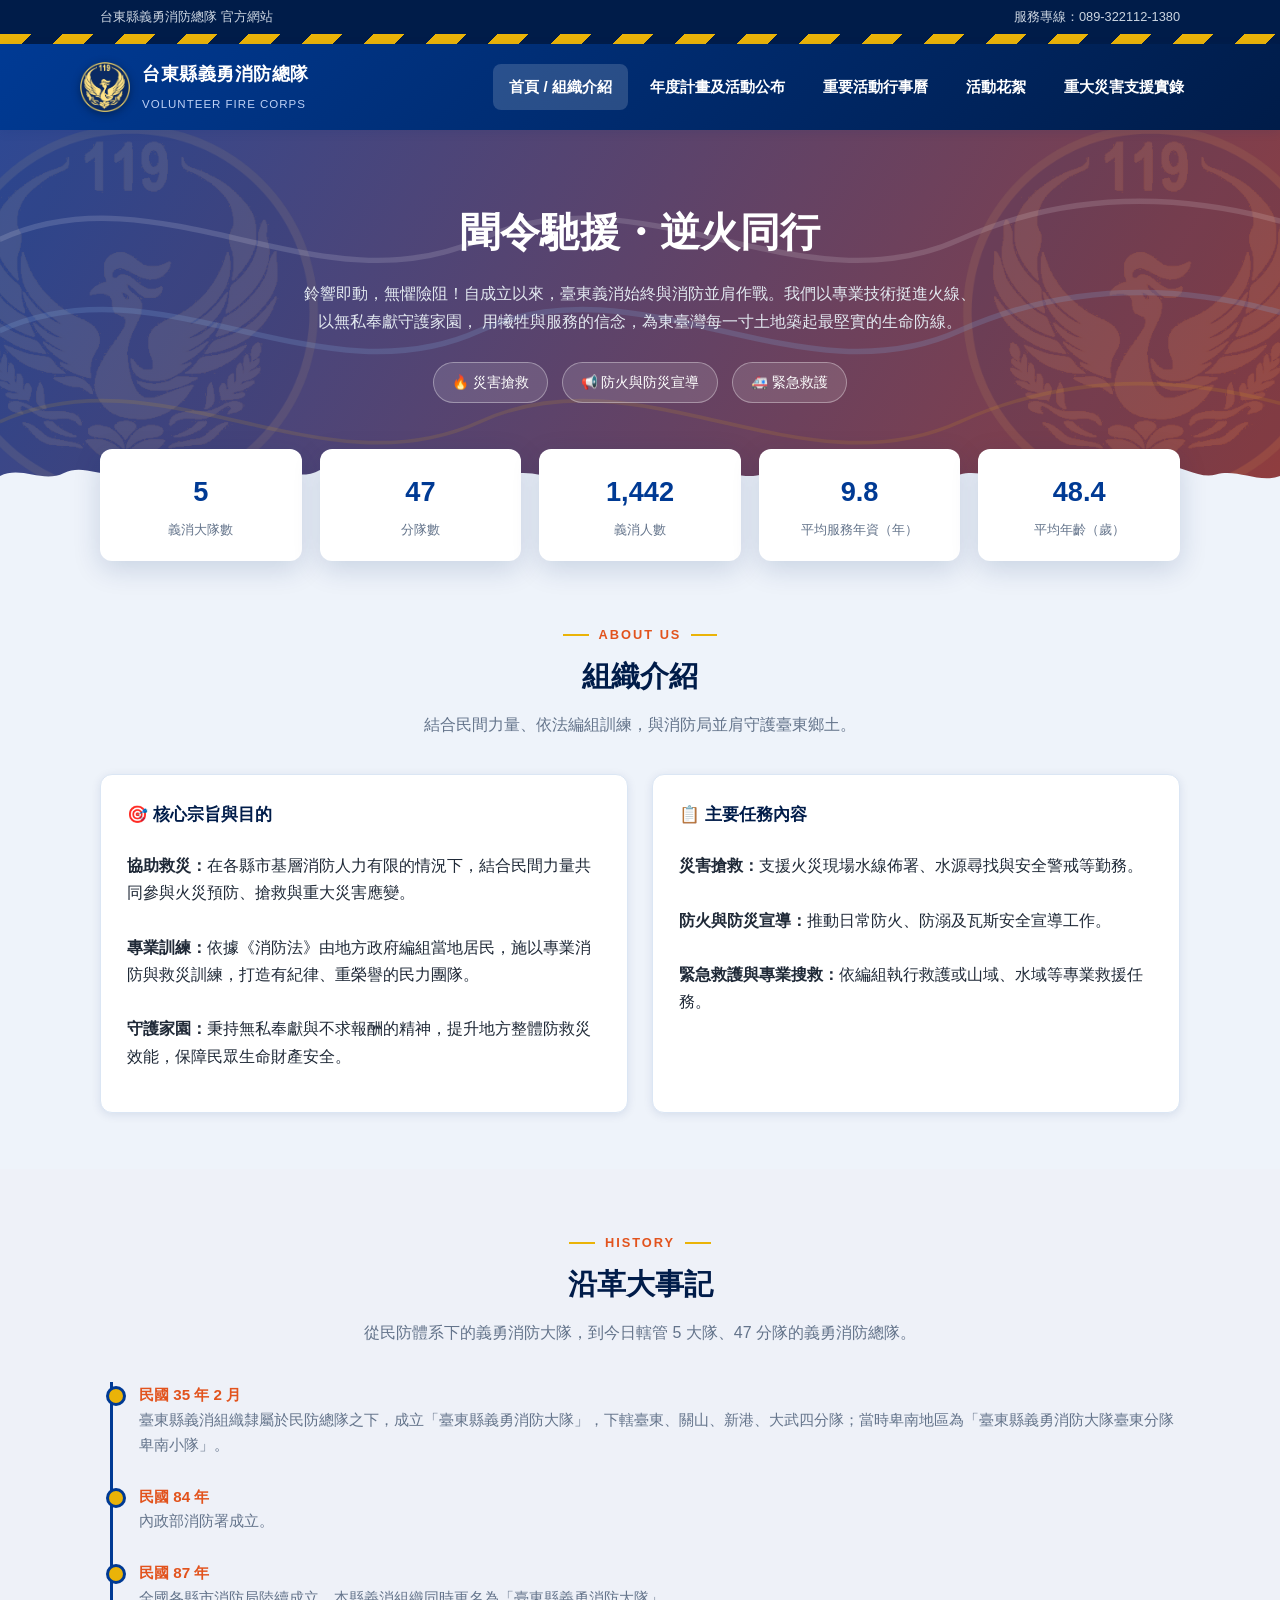
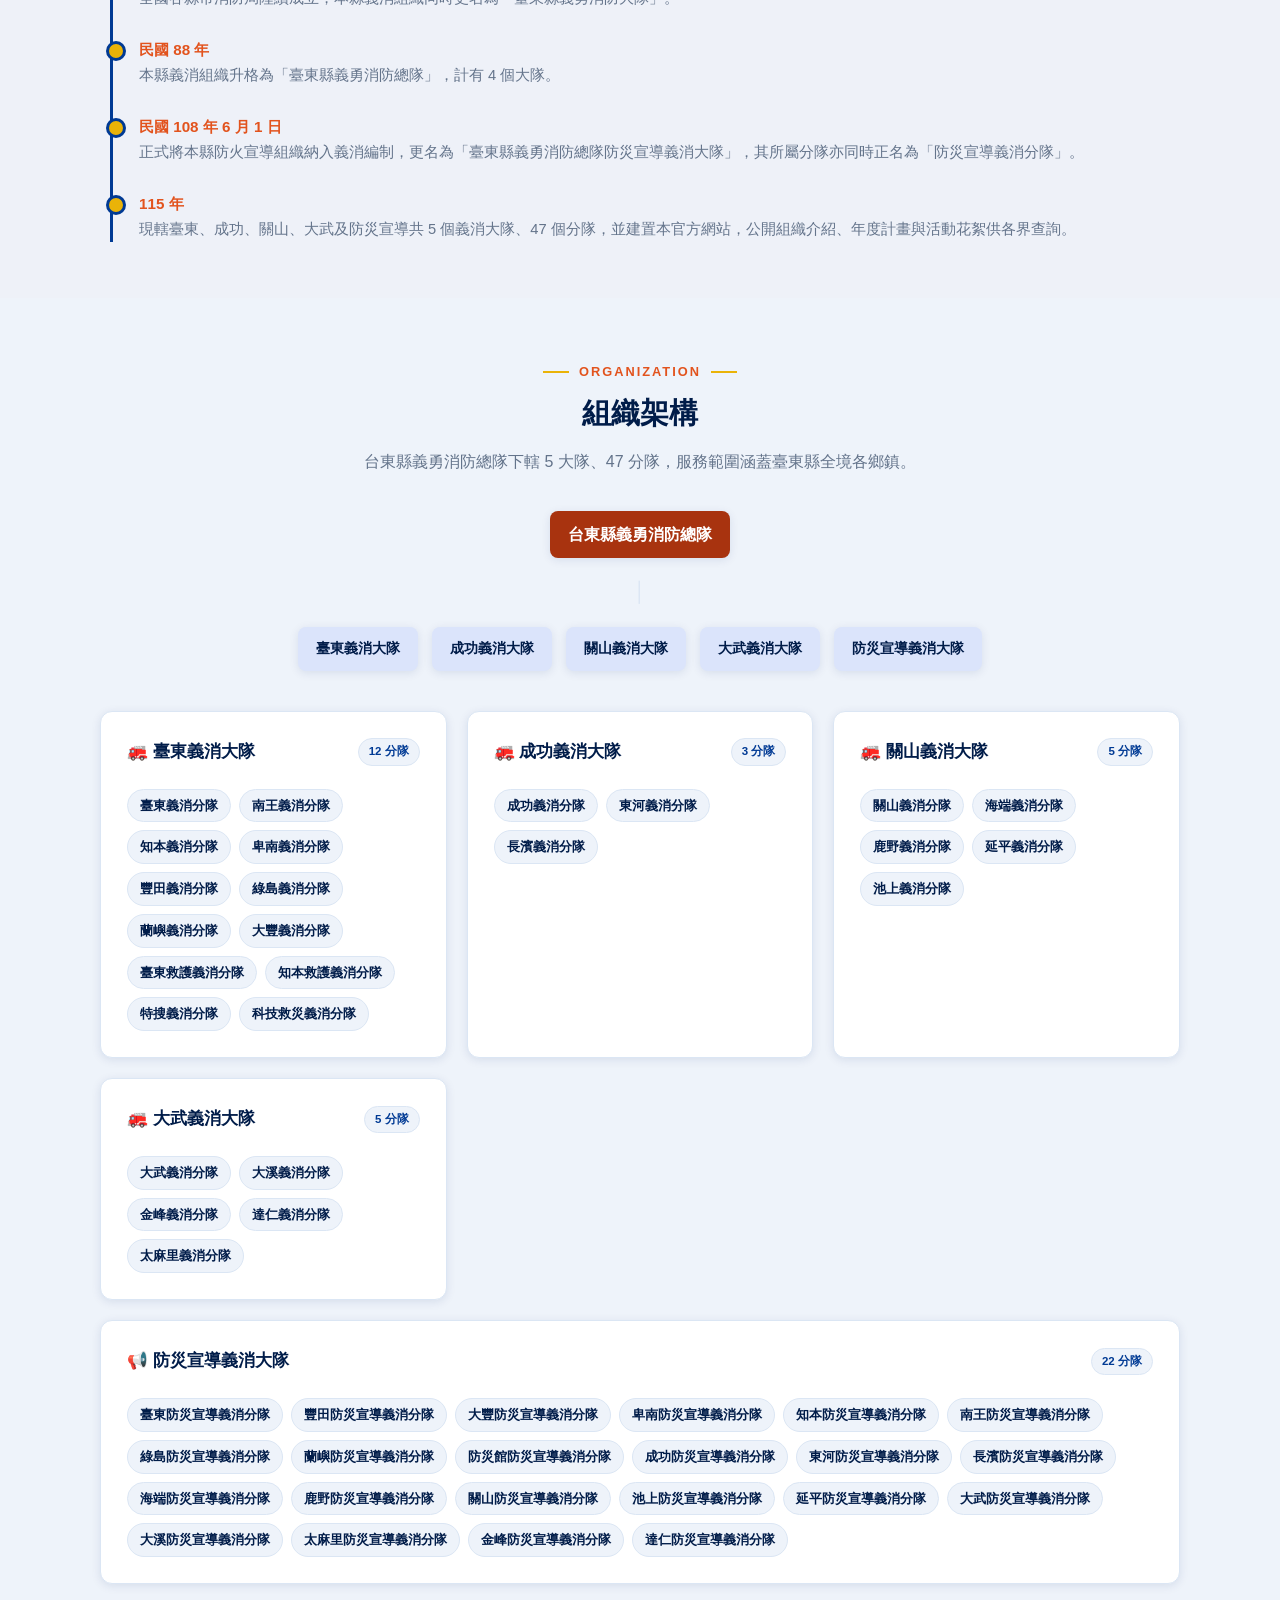
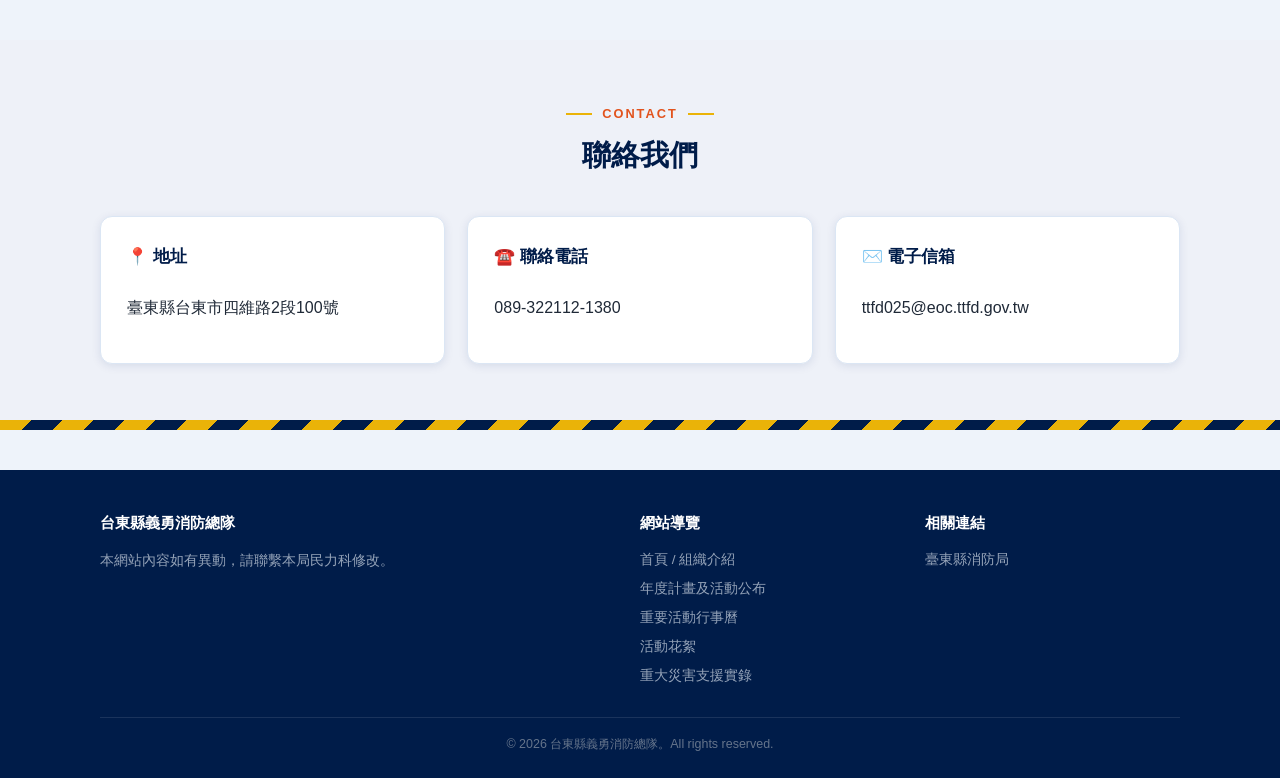
<file: index.html>
<!DOCTYPE html>
<html lang="zh-Hant">
<head>
<meta charset="UTF-8" />
<meta name="viewport" content="width=device-width, initial-scale=1.0" />
<title>台東縣義勇消防總隊｜組織介紹</title>
<meta name="description" content="台東縣義勇消防總隊官方網站：組織介紹、年度計畫及活動公布、活動花絮。" />
<link rel="icon" type="image/png" href="images/emblem.png" />
<link rel="stylesheet" href="css/style.css" />
</head>
<body>

<div class="topbar">
  <div class="container">
    <span>台東縣義勇消防總隊 官方網站</span>
    <span>服務專線：089-322112-1380</span>
  </div>
</div>
<div class="hazard-strip"></div>

<header class="site-header">
  <div class="container nav-wrap">
    <div class="brand">
      <div class="emblem"><img src="images/emblem.png" alt="義消總隊徽章" /></div>
      <div class="brand-text">
        <h1>台東縣義勇消防總隊</h1>
        <span>VOLUNTEER FIRE CORPS</span>
      </div>
    </div>
    <button class="menu-toggle" aria-label="開啟選單">☰</button>
    <nav class="main-nav">
      <ul>
        <li><a href="index.html">首頁 / 組織介紹</a></li>
        <li><a href="plans.html">年度計畫及活動公布</a></li>
        <li><a href="calendar.html">重要活動行事曆</a></li>
        <li><a href="gallery.html">活動花絮</a></li>
        <li><a href="disaster.html">重大災害支援實錄</a></li>
      </ul>
    </nav>
  </div>
</header>

<section class="hero">
  <img class="emblem-watermark" src="images/emblem.png" alt="" aria-hidden="true" />
  <img class="emblem-watermark left" src="images/emblem.png" alt="" aria-hidden="true" />
  <div class="hero-waves" aria-hidden="true">
    <svg viewBox="0 0 1200 200" preserveAspectRatio="none" xmlns="http://www.w3.org/2000/svg">
      <path d="M0,60 C150,20 300,100 450,60 C600,20 750,100 900,60 C1000,34 1100,34 1200,50" fill="none" stroke="#ffffff" stroke-opacity="0.14" stroke-width="3"/>
      <path d="M0,110 C150,70 300,150 450,110 C600,70 750,150 900,110 C1000,84 1100,84 1200,100" fill="none" stroke="#7fa8d9" stroke-opacity="0.22" stroke-width="3"/>
      <path d="M0,160 C150,120 300,200 450,160 C600,120 750,200 900,160 C1000,134 1100,134 1200,150" fill="none" stroke="#eab308" stroke-opacity="0.12" stroke-width="2"/>
    </svg>
  </div>
  <div class="container">
    <h2>聞令馳援・逆火同行</h2>
    <p>
      鈴響即動，無懼險阻！自成立以來，臺東義消始終與消防並肩作戰。我們以專業技術挺進火線、以無私奉獻守護家園，
      用犧牲與服務的信念，為東臺灣每一寸土地築起最堅實的生命防線。
    </p>
    <div class="hero-badges">
      <span class="badge">🔥 災害搶救</span>
      <span class="badge">📢 防火與防災宣導</span>
      <span class="badge">🚑 緊急救護</span>
    </div>
  </div>
  <div class="hero-flame-edge" aria-hidden="true">
    <svg viewBox="0 0 1200 60" preserveAspectRatio="none" xmlns="http://www.w3.org/2000/svg">
      <path fill="#eef3fa" d="M0,60 L0,34 C20,20 40,44 60,30 C80,16 100,42 120,26 C140,10 160,40 180,28 C200,16 220,44 240,32 C260,20 280,42 300,26 C320,10 340,40 360,30 C380,20 400,44 420,28 C440,12 460,40 480,32 C500,24 520,44 540,30 C560,16 580,40 600,26 C620,12 640,42 660,32 C680,22 700,44 720,28 C740,12 760,40 780,30 C800,20 820,44 840,26 C860,8 880,40 900,32 C920,24 940,44 960,28 C980,12 1000,40 1020,30 C1040,20 1060,44 1080,26 C1100,8 1120,40 1140,32 C1160,24 1180,44 1200,34 L1200,60 Z"/>
    </svg>
  </div>
</section>

<div class="container">
  <div class="stats-grid">
    <div class="stat-card"><div class="num">5</div><div class="lbl">義消大隊數</div></div>
    <div class="stat-card"><div class="num">47</div><div class="lbl">分隊數</div></div>
    <div class="stat-card"><div class="num">1,442</div><div class="lbl">義消人數</div></div>
    <div class="stat-card"><div class="num">9.8</div><div class="lbl">平均服務年資（年）</div></div>
    <div class="stat-card"><div class="num">48.4</div><div class="lbl">平均年齡（歲）</div></div>
  </div>
</div>

<section class="block">
  <div class="container">
    <div class="section-head">
      <div class="kicker">ABOUT US</div>
      <h3>組織介紹</h3>
      <p>結合民間力量、依法編組訓練，與消防局並肩守護臺東鄉土。</p>
    </div>

    <div class="grid-2">
      <div class="card">
        <h4>🎯 核心宗旨與目的</h4>
        <p>
          <strong>協助救災：</strong>在各縣市基層消防人力有限的情況下，結合民間力量共同參與火災預防、搶救與重大災害應變。<br /><br />
          <strong>專業訓練：</strong>依據《消防法》由地方政府編組當地居民，施以專業消防與救災訓練，打造有紀律、重榮譽的民力團隊。<br /><br />
          <strong>守護家園：</strong>秉持無私奉獻與不求報酬的精神，提升地方整體防救災效能，保障民眾生命財產安全。
        </p>
      </div>
      <div class="card">
        <h4>📋 主要任務內容</h4>
        <p>
          <strong>災害搶救：</strong>支援火災現場水線佈署、水源尋找與安全警戒等勤務。<br /><br />
          <strong>防火與防災宣導：</strong>推動日常防火、防溺及瓦斯安全宣導工作。<br /><br />
          <strong>緊急救護與專業搜救：</strong>依編組執行救護或山域、水域等專業救援任務。
        </p>
      </div>
    </div>
  </div>
</section>

<section class="block alt">
  <div class="container">
    <div class="section-head">
      <div class="kicker">HISTORY</div>
      <h3>沿革大事記</h3>
      <p>從民防體系下的義勇消防大隊，到今日轄管 5 大隊、47 分隊的義勇消防總隊。</p>
    </div>
    <div class="timeline">
      <div class="t-item">
        <div class="t-year">民國 35 年 2 月</div>
        <div class="t-desc">臺東縣義消組織隸屬於民防總隊之下，成立「臺東縣義勇消防大隊」，下轄臺東、關山、新港、大武四分隊；當時卑南地區為「臺東縣義勇消防大隊臺東分隊卑南小隊」。</div>
      </div>
      <div class="t-item">
        <div class="t-year">民國 84 年</div>
        <div class="t-desc">內政部消防署成立。</div>
      </div>
      <div class="t-item">
        <div class="t-year">民國 87 年</div>
        <div class="t-desc">全國各縣市消防局陸續成立，本縣義消組織同時更名為「臺東縣義勇消防大隊」。</div>
      </div>
      <div class="t-item">
        <div class="t-year">民國 88 年</div>
        <div class="t-desc">本縣義消組織升格為「臺東縣義勇消防總隊」，計有 4 個大隊。</div>
      </div>
      <div class="t-item">
        <div class="t-year">民國 108 年 6 月 1 日</div>
        <div class="t-desc">正式將本縣防火宣導組織納入義消編制，更名為「臺東縣義勇消防總隊防災宣導義消大隊」，其所屬分隊亦同時正名為「防災宣導義消分隊」。</div>
      </div>
      <div class="t-item">
        <div class="t-year">115 年</div>
        <div class="t-desc">現轄臺東、成功、關山、大武及防災宣導共 5 個義消大隊、47 個分隊，並建置本官方網站，公開組織介紹、年度計畫與活動花絮供各界查詢。</div>
      </div>
    </div>
  </div>
</section>

<section class="block">
  <div class="container">
    <div class="section-head">
      <div class="kicker">ORGANIZATION</div>
      <h3>組織架構</h3>
      <p>台東縣義勇消防總隊下轄 5 大隊、47 分隊，服務範圍涵蓋臺東縣全境各鄉鎮。</p>
    </div>
    <div class="org-chart">
      <div class="org-level">
        <div class="org-box top">台東縣義勇消防總隊</div>
      </div>
      <div class="org-connector">│</div>
      <div class="org-level">
        <div class="org-box sub">臺東義消大隊</div>
        <div class="org-box sub">成功義消大隊</div>
        <div class="org-box sub">關山義消大隊</div>
        <div class="org-box sub">大武義消大隊</div>
        <div class="org-box sub">防災宣導義消大隊</div>
      </div>
    </div>

    <div class="unit-grid">
      <div class="card">
        <h4>🚒 臺東義消大隊 <span class="unit-count">12 分隊</span></h4>
        <div class="chip-list">
          <span class="chip">臺東義消分隊</span>
          <span class="chip">南王義消分隊</span>
          <span class="chip">知本義消分隊</span>
          <span class="chip">卑南義消分隊</span>
          <span class="chip">豐田義消分隊</span>
          <span class="chip">綠島義消分隊</span>
          <span class="chip">蘭嶼義消分隊</span>
          <span class="chip">大豐義消分隊</span>
          <span class="chip">臺東救護義消分隊</span>
          <span class="chip">知本救護義消分隊</span>
          <span class="chip">特搜義消分隊</span>
          <span class="chip">科技救災義消分隊</span>
        </div>
      </div>

      <div class="card">
        <h4>🚒 成功義消大隊 <span class="unit-count">3 分隊</span></h4>
        <div class="chip-list">
          <span class="chip">成功義消分隊</span>
          <span class="chip">東河義消分隊</span>
          <span class="chip">長濱義消分隊</span>
        </div>
      </div>

      <div class="card">
        <h4>🚒 關山義消大隊 <span class="unit-count">5 分隊</span></h4>
        <div class="chip-list">
          <span class="chip">關山義消分隊</span>
          <span class="chip">海端義消分隊</span>
          <span class="chip">鹿野義消分隊</span>
          <span class="chip">延平義消分隊</span>
          <span class="chip">池上義消分隊</span>
        </div>
      </div>

      <div class="card">
        <h4>🚒 大武義消大隊 <span class="unit-count">5 分隊</span></h4>
        <div class="chip-list">
          <span class="chip">大武義消分隊</span>
          <span class="chip">大溪義消分隊</span>
          <span class="chip">金峰義消分隊</span>
          <span class="chip">達仁義消分隊</span>
          <span class="chip">太麻里義消分隊</span>
        </div>
      </div>

      <div class="card" style="grid-column: 1 / -1;">
        <h4>📢 防災宣導義消大隊 <span class="unit-count">22 分隊</span></h4>
        <div class="chip-list">
          <span class="chip">臺東防災宣導義消分隊</span>
          <span class="chip">豐田防災宣導義消分隊</span>
          <span class="chip">大豐防災宣導義消分隊</span>
          <span class="chip">卑南防災宣導義消分隊</span>
          <span class="chip">知本防災宣導義消分隊</span>
          <span class="chip">南王防災宣導義消分隊</span>
          <span class="chip">綠島防災宣導義消分隊</span>
          <span class="chip">蘭嶼防災宣導義消分隊</span>
          <span class="chip">防災館防災宣導義消分隊</span>
          <span class="chip">成功防災宣導義消分隊</span>
          <span class="chip">東河防災宣導義消分隊</span>
          <span class="chip">長濱防災宣導義消分隊</span>
          <span class="chip">海端防災宣導義消分隊</span>
          <span class="chip">鹿野防災宣導義消分隊</span>
          <span class="chip">關山防災宣導義消分隊</span>
          <span class="chip">池上防災宣導義消分隊</span>
          <span class="chip">延平防災宣導義消分隊</span>
          <span class="chip">大武防災宣導義消分隊</span>
          <span class="chip">大溪防災宣導義消分隊</span>
          <span class="chip">太麻里防災宣導義消分隊</span>
          <span class="chip">金峰防災宣導義消分隊</span>
          <span class="chip">達仁防災宣導義消分隊</span>
        </div>
      </div>
    </div>
  </div>
</section>

<section class="block alt">
  <div class="container">
    <div class="section-head">
      <div class="kicker">CONTACT</div>
      <h3>聯絡我們</h3>
    </div>
    <div class="grid-3">
      <div class="card">
        <h4>📍 地址</h4>
        <p>臺東縣台東市四維路2段100號</p>
      </div>
      <div class="card">
        <h4>☎️ 聯絡電話</h4>
        <p>089-322112-1380</p>
      </div>
      <div class="card">
        <h4>✉️ 電子信箱</h4>
        <p>ttfd025@eoc.ttfd.gov.tw</p>
      </div>
    </div>
  </div>
</section>

<div class="hazard-strip"></div>
<footer class="site-footer">
  <div class="container">
    <div class="footer-grid">
      <div>
        <h5>台東縣義勇消防總隊</h5>
        <p>本網站內容如有異動，請聯繫本局民力科修改。</p>
      </div>
      <div>
        <h5>網站導覽</h5>
        <ul>
          <li><a href="index.html">首頁 / 組織介紹</a></li>
          <li><a href="plans.html">年度計畫及活動公布</a></li>
          <li><a href="calendar.html">重要活動行事曆</a></li>
          <li><a href="gallery.html">活動花絮</a></li>
        <li><a href="disaster.html">重大災害支援實錄</a></li>
        </ul>
      </div>
      <div>
        <h5>相關連結</h5>
        <ul>
          <li><a href="https://www.ttfd.gov.tw/" target="_blank" rel="noopener">臺東縣消防局</a></li>
        </ul>
      </div>
    </div>
    <div class="footer-bottom">© 2026 台東縣義勇消防總隊。All rights reserved.</div>
  </div>
</footer>

<script src="js/config.js"></script>
<script src="js/main.js"></script>
</body>
</html>
</file>
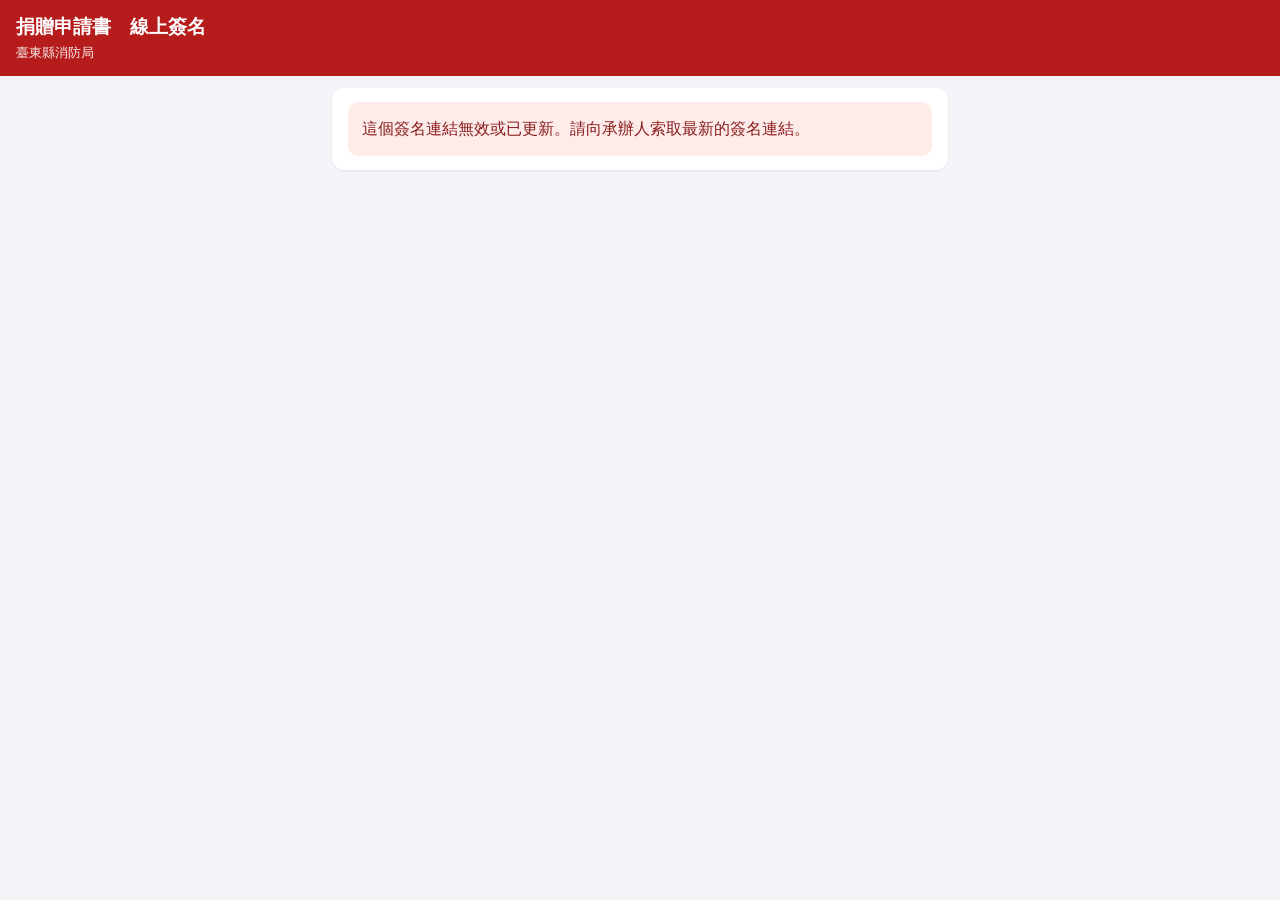
<file: donation-sign/index.html>
<!DOCTYPE html>
<html lang="zh-Hant">
<head>
<meta charset="utf-8">
<meta name="viewport" content="width=device-width, initial-scale=1">
<meta name="robots" content="noindex, nofollow">
<meta name="referrer" content="no-referrer">
<title>捐贈申請書線上簽名｜臺東縣消防局</title>
<style>
  * { box-sizing: border-box; }
  body { margin: 0; font-family: -apple-system, "PingFang TC", "Noto Sans TC", "Microsoft JhengHei", sans-serif; background: #f3f5f8; color: #1f2933; -webkit-text-size-adjust: 100%; }
  header { background: #b71c1c; color: #fff; padding: 14px 16px; }
  header h1 { margin: 0; font-size: 19px; }
  header p { margin: 4px 0 0; font-size: 13px; opacity: .9; }
  main { max-width: 640px; margin: 0 auto; padding: 12px; }
  .card { background: #fff; border-radius: 12px; padding: 14px 16px; margin-bottom: 12px; box-shadow: 0 1px 3px rgba(0,0,0,.08); }
  .card h2 { font-size: 16px; margin: 0 0 10px; }
  dl { margin: 0; display: grid; grid-template-columns: 6.5em 1fr; gap: 6px 8px; font-size: 15px; }
  dt { color: #6b7280; } dd { margin: 0; word-break: break-all; }
  .doc { font-size: 14.5px; line-height: 1.7; background: #fafafa; border: 1px solid #e5e7eb; border-radius: 8px; padding: 10px 12px; }
  .padwrap { position: relative; border: 2px dashed #9aa5b1; border-radius: 10px; background: #fff; touch-action: none; }
  canvas { display: block; width: 100%; height: 220px; touch-action: none; border-radius: 10px; }
  .hint { position: absolute; left: 0; right: 0; top: 45%; text-align: center; color: #b0b8c1; font-size: 18px; pointer-events: none; }
  .line { position: absolute; left: 6%; right: 6%; bottom: 46px; border-bottom: 1px solid #d5dbe1; pointer-events: none; }
  .row { display: flex; gap: 10px; margin-top: 10px; }
  button { font-size: 17px; padding: 13px 10px; border-radius: 10px; border: 0; flex: 1; font-family: inherit; }
  .sec { background: #e5e7eb; color: #1f2933; }
  .pri { background: #b71c1c; color: #fff; font-weight: bold; width: 100%; margin-top: 12px; }
  button:disabled { opacity: .5; }
  label.chk { display: flex; gap: 10px; align-items: flex-start; font-size: 15px; margin-top: 12px; }
  label.chk input { width: 22px; height: 22px; flex: none; margin-top: 1px; }
  .msg { padding: 14px; border-radius: 10px; font-size: 16px; line-height: 1.6; }
  .ok { background: #e8f5e9; color: #1b5e20; } .err { background: #fdecea; color: #8a1c1c; } .info { background: #e8f0fe; color: #1a3d7c; }
  .hidden { display: none; }
  #pv { margin-top: 12px; }
  #pvPages { background: #525659; border-radius: 8px; padding: 8px; overflow-x: auto; -webkit-overflow-scrolling: touch; }
  #pvPages canvas { display: block; width: 100%; height: auto; margin: 0 auto 8px; background: #fff; box-shadow: 0 1px 4px rgba(0,0,0,.4); border-radius: 2px; touch-action: auto; }
  #pvPages canvas:last-child { margin-bottom: 0; }
  .pvbar { display: flex; gap: 10px; margin-top: 10px; }
  .pvbar button, #viewBtn { background: #1a3d7c; color: #fff; }
  #viewBtn { width: 100%; margin-top: 12px; }
  small.note { color: #6b7280; display: block; margin-top: 8px; font-size: 12.5px; line-height: 1.5; }
</style>
</head>
<body>
<header>
  <h1>捐贈申請書　線上簽名</h1>
  <p>臺東縣消防局</p>
</header>
<main>
  <div id="stateMsg" class="card"><div class="msg info">載入中，請稍候…</div></div>

  <div id="doneArea" class="card hidden">
    <button type="button" id="viewBtn" class="hidden">📄 查看已簽名申請書</button>
    <div id="pv" class="hidden">
      <h2>已簽名申請書預覽</h2>
      <div id="pvMsg" class="msg info">申請書載入中，請稍候…</div>
      <div id="pvPages"></div>
      <div class="pvbar"><button type="button" id="dlBtn" class="hidden">⬇ 下載 PDF</button></div>
      <small class="note">可用兩指放大檢視。</small>
    </div>
  </div>

  <div id="signArea" class="hidden">
    <div class="card">
      <h2>申請內容</h2>
      <dl id="sum"></dl>
    </div>
    <div class="card">
      <h2>捐贈申請書</h2>
      <div class="doc">
        <div><b>受文者：</b>臺東縣消防局</div>
        <div><b>主　旨：</b><span id="docSubject"></span></div>
        <div><b>說　明：</b><span id="docBody"></span></div>
      </div>
    </div>
    <div class="card">
      <h2>請在下方框內用手指簽名</h2>
      <div class="padwrap" id="padwrap">
        <canvas id="pad"></canvas>
        <div class="line"></div>
        <div class="hint" id="hint">在此簽名</div>
      </div>
      <div class="row">
        <button type="button" class="sec" id="undoBtn">↶ 復原一筆</button>
        <button type="button" class="sec" id="clearBtn">✕ 清除重簽</button>
      </div>
      <small class="note">提示：手機橫放可加大簽名空間（橫放後請按「清除重簽」）。</small>
      <label class="chk"><input type="checkbox" id="agree"><span>本人確認上述捐贈申請內容無誤，同意以本電子簽名簽署捐贈申請書。</span></label>
      <button type="button" class="pri" id="submitBtn">送出簽名</button>
      <div id="submitMsg" class="hidden" style="margin-top:12px"></div>
    </div>
  </div>
</main>
<script>
var API = 'https://script.google.com/macros/s/AKfycbz2qkmWV94CaEkpFzBkZ-5MXzxy75O5fdMbaxME8xP7QnZHDWMAocd38XOMa9Hqb0bbHw/exec';
var TOKEN = (new URLSearchParams(location.search).get('sign') || '').trim();
var DATA = null;
var strokes = [], cur = null, canvas, ctx, ratio = 1;
function $(id) { return document.getElementById(id); }
function esc(s) { return String(s == null ? '' : s).replace(/[&<>"']/g, function (c) { return { '&': '&amp;', '<': '&lt;', '>': '&gt;', '"': '&quot;', "'": '&#39;' }[c]; }); }
function showState(cls, text) { var m = $('stateMsg'); m.className = 'card'; m.innerHTML = '<div class="msg ' + cls + '">' + esc(text) + '</div>'; }

function render(d) {
  DATA = d;
  if (!d || !d.ok) {
    showState(d && d.code === 'done' ? 'ok' : 'err', (d && d.msg) || '系統暫時無法開啟簽名頁，請稍後再試或聯絡承辦人。');
    if (d && d.code === 'done') { $('doneArea').classList.remove('hidden'); $('viewBtn').classList.remove('hidden'); }
    return;
  }
  $('stateMsg').className = 'card hidden';
  var s = d.summary;
  var rows = [['案件編號', s.caseNo], ['申請人', s.applicant], ['捐贈品項', s.item], ['品項明細', s.detail],
              ['總金額', s.amount ? 'NT$ ' + s.amount + ' 元' : ''], ['受贈單位', s.unit], ['聯絡人', s.contact], ['申請日期', s.date]];
  $('sum').innerHTML = rows.filter(function (r) { return r[1]; }).map(function (r) { return '<dt>' + esc(r[0]) + '</dt><dd>' + esc(r[1]) + '</dd>'; }).join('');
  $('docSubject').textContent = s.subject; $('docBody').textContent = s.body;
  $('signArea').classList.remove('hidden');
  initPad();
}
function load() {
  if (!/^[0-9a-f]{32,}$/.test(TOKEN)) { render({ ok: false, code: 'invalid', msg: '這個簽名連結無效或已更新。請向承辦人索取最新的簽名連結。' }); return; }
  fetch(API + '?api=case&sign=' + encodeURIComponent(TOKEN), { method: 'GET', credentials: 'omit', redirect: 'follow', cache: 'no-store' })
    .then(function (r) { return r.json(); })
    .then(render)
    .catch(function () { showState('err', '網路連線失敗，請確認網路後重新整理本頁。'); });
}
function initPad() {
  canvas = $('pad'); ctx = canvas.getContext('2d');
  resize();
  window.addEventListener('resize', function () { var keep = strokes.length; resize(); if (keep) redraw(); });
  canvas.addEventListener('pointerdown', down);
  canvas.addEventListener('pointermove', move);
  canvas.addEventListener('pointerup', up);
  canvas.addEventListener('pointercancel', up);
  canvas.addEventListener('pointerleave', up);
  ['touchstart', 'touchmove'].forEach(function (ev) { canvas.addEventListener(ev, function (e) { e.preventDefault(); }, { passive: false }); });
  $('clearBtn').onclick = function () { strokes = []; redraw(); };
  $('undoBtn').onclick = function () { strokes.pop(); redraw(); };
  $('submitBtn').onclick = submit;
}
function resize() {
  ratio = Math.max(window.devicePixelRatio || 1, 1);
  var r = canvas.getBoundingClientRect();
  canvas.width = Math.round(r.width * ratio); canvas.height = Math.round(r.height * ratio);
  ctx.setTransform(ratio, 0, 0, ratio, 0, 0);
  redraw();
}
function pt(e) { var r = canvas.getBoundingClientRect(); return { x: e.clientX - r.left, y: e.clientY - r.top, p: e.pressure || 0.5 }; }
function down(e) { e.preventDefault(); try { canvas.setPointerCapture(e.pointerId); } catch (x) {} cur = [pt(e)]; strokes.push(cur); redraw(); }
function move(e) { if (!cur) return; e.preventDefault(); var ev = e.getCoalescedEvents ? e.getCoalescedEvents() : [e]; if (!ev.length) ev = [e]; ev.forEach(function (x) { cur.push(pt(x)); }); redraw(); }
function up() { cur = null; }
function drawStroke(c, st, scale) {
  c.lineCap = 'round'; c.lineJoin = 'round'; c.strokeStyle = '#0b1f4d'; c.fillStyle = '#0b1f4d';
  c.lineWidth = 2.8 * scale;
  if (st.length === 1) { c.beginPath(); c.arc(st[0].x * scale, st[0].y * scale, 1.6 * scale, 0, Math.PI * 2); c.fill(); return; }
  c.beginPath(); c.moveTo(st[0].x * scale, st[0].y * scale);
  for (var i = 1; i < st.length - 1; i++) {
    var mx = (st[i].x + st[i + 1].x) / 2, my = (st[i].y + st[i + 1].y) / 2;
    c.quadraticCurveTo(st[i].x * scale, st[i].y * scale, mx * scale, my * scale);
  }
  var l = st[st.length - 1]; c.lineTo(l.x * scale, l.y * scale); c.stroke();
}
function redraw() {
  ctx.clearRect(0, 0, canvas.width, canvas.height);
  strokes.forEach(function (st) { drawStroke(ctx, st, 1); });
  $('hint').style.display = strokes.length ? 'none' : '';
}
// 依筆跡範圍裁切，輸出透明背景 PNG
function exportPng() {
  var minX = 1e9, minY = 1e9, maxX = -1e9, maxY = -1e9, n = 0;
  strokes.forEach(function (st) { st.forEach(function (p) { n++; minX = Math.min(minX, p.x); minY = Math.min(minY, p.y); maxX = Math.max(maxX, p.x); maxY = Math.max(maxY, p.y); }); });
  if (n < 8 || (maxX - minX < 15 && maxY - minY < 15)) return null;
  var pad = 8, scale = 2;
  var w = Math.ceil((maxX - minX + pad * 2) * scale), h = Math.ceil((maxY - minY + pad * 2) * scale);
  var out = document.createElement('canvas'); out.width = w; out.height = h;
  var c = out.getContext('2d'); c.translate((pad - minX) * scale, (pad - minY) * scale);
  strokes.forEach(function (st) { drawStroke(c, st, scale); });
  return out.toDataURL('image/png');
}
function submit() {
  var m = $('submitMsg');
  function say(cls, t) { m.className = 'msg ' + cls; m.textContent = t; }
  if (!$('agree').checked) { say('err', '請先勾選確認內容無誤。'); return; }
  var png = exportPng();
  if (!png) { say('err', '請先在框內完整簽名。'); return; }
  $('submitBtn').disabled = true; $('clearBtn').disabled = true; $('undoBtn').disabled = true;
  say('info', '送出中，正在產生已簽名的申請書，約需 10～30 秒，請勿關閉畫面…');
  function fail(t) { say('err', t); $('submitBtn').disabled = false; $('clearBtn').disabled = false; $('undoBtn').disabled = false; }
  fetch(API, { method: 'POST', credentials: 'omit', redirect: 'follow', headers: { 'Content-Type': 'text/plain;charset=utf-8' },
               body: JSON.stringify({ sign: TOKEN, imageDataUrl: png, confirm: true }) })
    .then(function (r) { return r.json(); })
    .then(function (res) {
      if (res && res.ok) { $('signArea').classList.add('hidden'); showState('ok', res.msg); $('doneArea').classList.remove('hidden'); window.scrollTo(0, 0); showPreview(); }
      else fail((res && res.msg) || '送出失敗，請再試一次。');
    })
    .catch(function () { fail('網路或系統錯誤，請再按一次送出。若一直失敗，請聯絡承辦人。'); });
}
// ---------- 已簽名申請書預覽（PDF.js，cdnjs） ----------
var PDFJS_SRC = 'https://cdnjs.cloudflare.com/ajax/libs/pdf.js/3.11.174/pdf.min.js';
var PDFJS_SRI = 'sha384-/1qUCSGwTur9vjf/z9lmu/eCUYbpOTgSjmpbMQZ1/CtX2v/WcAIKqRv+U1DUCG6e';
var PDFJS_WORKER = 'https://cdnjs.cloudflare.com/ajax/libs/pdf.js/3.11.174/pdf.worker.min.js';
var pdfBytes = null, pdfName = '已簽名申請書.pdf', pdfLoading = false;
function loadPdfJs() {
  return new Promise(function (resolve, reject) {
    if (window.pdfjsLib) return resolve(window.pdfjsLib);
    var sc = document.createElement('script');
    sc.src = PDFJS_SRC; sc.integrity = PDFJS_SRI; sc.crossOrigin = 'anonymous'; sc.referrerPolicy = 'no-referrer';
    sc.onload = function () { if (window.pdfjsLib) { window.pdfjsLib.GlobalWorkerOptions.workerSrc = PDFJS_WORKER; resolve(window.pdfjsLib); } else reject(new Error('pdfjs')); };
    sc.onerror = function () { reject(new Error('pdfjs')); };
    document.head.appendChild(sc);
  });
}
function b64ToBytes(b64) { var bin = atob(b64), n = bin.length, u = new Uint8Array(n); for (var i = 0; i < n; i++) u[i] = bin.charCodeAt(i); return u; }
function pvSay(cls, t) { var m = $('pvMsg'); if (!t) { m.className = 'hidden'; return; } m.className = 'msg ' + cls; m.textContent = t; }
function showPreview() {
  if (pdfLoading) return;
  $('viewBtn').classList.add('hidden'); $('pv').classList.remove('hidden');
  if (pdfBytes) return;
  pdfLoading = true; pvSay('info', '申請書載入中，請稍候…');
  fetch(API + '?api=pdf&sign=' + encodeURIComponent(TOKEN), { method: 'GET', credentials: 'omit', redirect: 'follow', cache: 'no-store' })
    .then(function (r) { return r.json(); })
    .then(function (res) {
      if (!res || !res.ok || !res.base64) throw new Error((res && res.msg) || '暫時無法載入申請書，請稍後再試。');
      pdfBytes = b64ToBytes(res.base64); pdfName = res.fileName || pdfName;
      $('dlBtn').classList.remove('hidden');
      return loadPdfJs().then(function (lib) { return renderPdf(lib, pdfBytes.slice()); })
        .catch(function () { pvSay('err', '此手機無法直接顯示預覽，請按「下載 PDF」開啟。'); });
    })
    .catch(function (e) { pvSay('err', (e && e.message) || '暫時無法載入申請書，請稍後再試。'); $('viewBtn').classList.remove('hidden'); $('viewBtn').textContent = '↻ 重新載入申請書'; })
    .then(function () { pdfLoading = false; });
}
function renderPdf(lib, data) {
  return lib.getDocument({ data: data, cMapUrl: 'https://cdn.jsdelivr.net/npm/pdfjs-dist@3.11.174/cmaps/', cMapPacked: true, standardFontDataUrl: 'https://cdn.jsdelivr.net/npm/pdfjs-dist@3.11.174/standard_fonts/' }).promise.then(function (doc) {
    var box = $('pvPages'); box.innerHTML = '';
    var cssW = Math.max(box.clientWidth - 16, 280), dpr = Math.min(Math.max(window.devicePixelRatio || 1, 1), 2.5);
    var chain = Promise.resolve();
    for (var i = 1; i <= doc.numPages; i++) (function (n) {
      chain = chain.then(function () { return doc.getPage(n); }).then(function (page) {
        var v1 = page.getViewport({ scale: 1 }), scale = cssW / v1.width * dpr, vp = page.getViewport({ scale: scale });
        var cv = document.createElement('canvas'); cv.width = Math.floor(vp.width); cv.height = Math.floor(vp.height);
        cv.setAttribute('aria-label', '申請書第 ' + n + ' 頁');
        box.appendChild(cv);
        return page.render({ canvasContext: cv.getContext('2d'), viewport: vp }).promise;
      });
    })(i);
    return chain.then(function () { pvSay('', ''); box.setAttribute('data-pages', doc.numPages); });
  });
}
function downloadPdf() {
  if (!pdfBytes) return;
  var url = URL.createObjectURL(new Blob([pdfBytes], { type: 'application/pdf' }));
  var a = document.createElement('a'); a.href = url; a.download = pdfName; a.rel = 'noopener';
  document.body.appendChild(a); a.click(); a.remove();
  setTimeout(function () { URL.revokeObjectURL(url); }, 60000);
}
$('viewBtn').onclick = showPreview;
$('dlBtn').onclick = downloadPdf;
load();
</script>
</body>
</html>
</file>
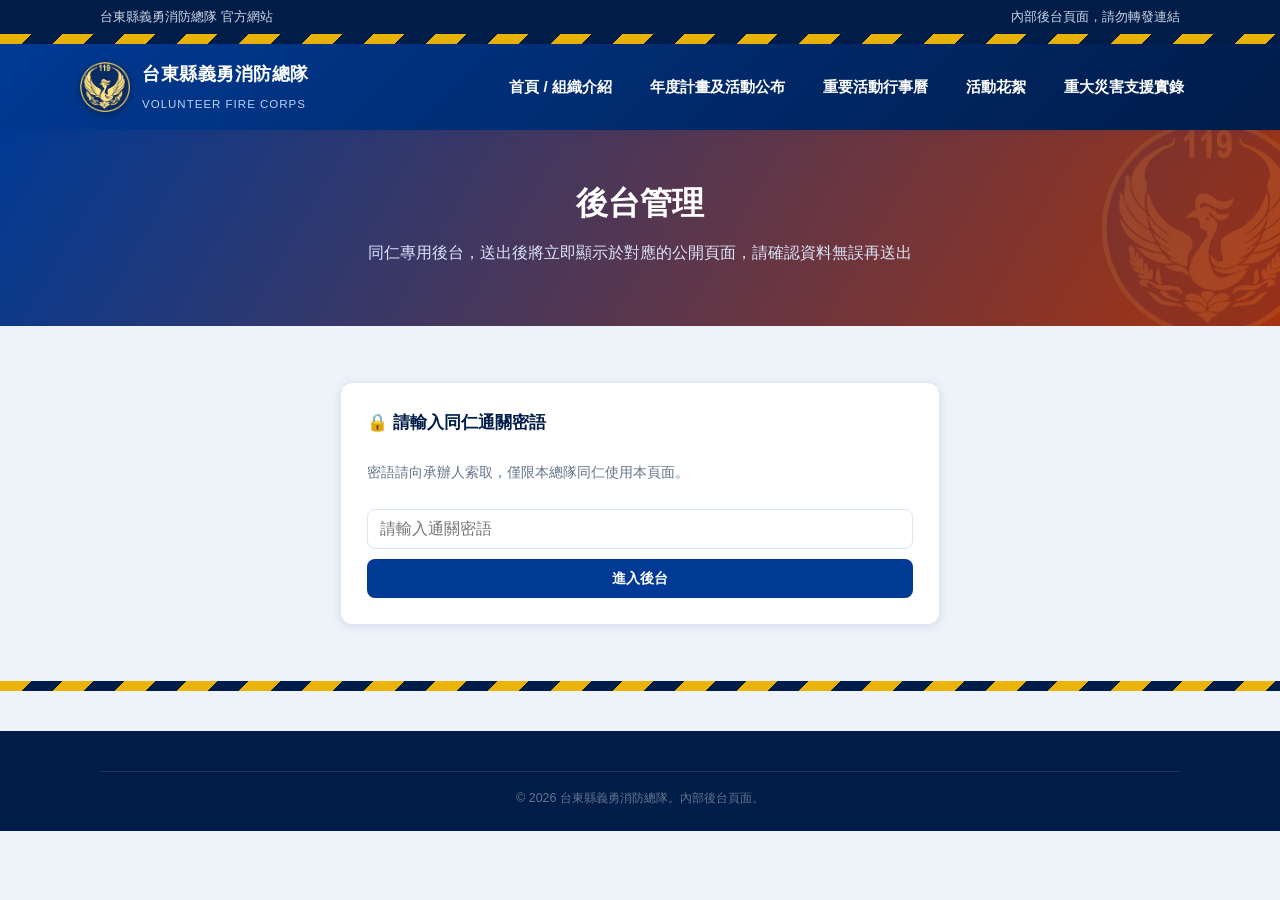
<file: admin.html>
<!DOCTYPE html>
<html lang="zh-Hant">
<head>
<meta charset="UTF-8" />
<meta name="viewport" content="width=device-width, initial-scale=1.0" />
<title>新增活動花絮｜台東縣義勇消防總隊</title>
<meta name="robots" content="noindex, nofollow" />
<link rel="icon" type="image/png" href="images/emblem.png" />
<link rel="stylesheet" href="css/style.css" />
</head>
<body>

<div class="topbar">
  <div class="container">
    <span>台東縣義勇消防總隊 官方網站</span>
    <span>內部後台頁面，請勿轉發連結</span>
  </div>
</div>
<div class="hazard-strip"></div>

<header class="site-header">
  <div class="container nav-wrap">
    <div class="brand">
      <div class="emblem"><img src="images/emblem.png" alt="義消總隊徽章" /></div>
      <div class="brand-text">
        <h1>台東縣義勇消防總隊</h1>
        <span>VOLUNTEER FIRE CORPS</span>
      </div>
    </div>
    <button class="menu-toggle" aria-label="開啟選單">☰</button>
    <nav class="main-nav">
      <ul>
        <li><a href="index.html">首頁 / 組織介紹</a></li>
        <li><a href="plans.html">年度計畫及活動公布</a></li>
        <li><a href="calendar.html">重要活動行事曆</a></li>
        <li><a href="gallery.html">活動花絮</a></li>
        <li><a href="disaster.html">重大災害支援實錄</a></li>
      </ul>
    </nav>
  </div>
</header>

<div class="page-header">
  <img class="emblem-watermark" src="images/emblem.png" alt="" aria-hidden="true" />
  <div class="container">
    <h2>後台管理</h2>
    <p>同仁專用後台，送出後將立即顯示於對應的公開頁面，請確認資料無誤再送出</p>
  </div>
</div>

<section class="block">
  <div class="container" style="max-width:640px;">

    <div id="admin-not-configured" class="empty-note" style="display:none;">
      ⚠️ 尚未設定後台試算表網址（<code>js/config.js</code> 的 <code>SHEET_API_URL</code>），
      此表單目前無法送出資料。請先依 <code>README.md</code>「後台設定」章節完成 Google Apps Script 部署。
    </div>

    <div id="pin-gate" class="card">
      <h4>🔒 請輸入同仁通關密語</h4>
      <p style="color:var(--text-muted); font-size:0.9rem;">密語請向承辦人索取，僅限本總隊同仁使用本頁面。</p>
      <input id="pin-input" type="password" placeholder="請輸入通關密語" style="width:100%; padding:10px 12px; border:1px solid var(--border); border-radius:8px; font-size:1rem; margin:10px 0;" />
      <button id="pin-submit" class="btn btn-ghost" style="width:100%;">進入後台</button>
      <p id="pin-error" style="color:var(--red); font-size:0.85rem; display:none;">密語錯誤，請再試一次。</p>
    </div>

    <div id="admin-main" style="display:none;">

      <div id="type-tabs" style="display:flex; gap:10px; margin-bottom:20px;">
        <button type="button" class="btn btn-primary type-tab" data-type="activity" style="flex:1;">📷 活動花絮</button>
        <button type="button" class="btn btn-ghost type-tab" data-type="disaster" style="flex:1;">🚨 重大災害支援實錄</button>
      </div>

      <div id="folder-info-wrap" style="margin-bottom:16px;"></div>

      <div class="card" style="margin-bottom:20px;">
        <h4 id="list-title">📋 現有活動花絮（點「編輯」可修改連結或內容）</h4>
        <div id="activity-list" style="margin-top:12px;">
          <p style="color:var(--text-muted); font-size:0.9rem;">載入中...</p>
        </div>
      </div>

      <form id="activity-form" class="card">
        <h4 id="form-title">📷 新增活動花絮資料</h4>
        <input type="hidden" id="f-id" value="" />

        <label style="display:block; margin-top:16px; font-weight:600; font-size:0.9rem;">名稱 *</label>
        <input id="f-title" type="text" required placeholder="例：115年度春季常年訓練" style="width:100%; padding:10px 12px; border:1px solid var(--border); border-radius:8px; font-size:1rem; margin-top:6px;" />

        <label style="display:block; margin-top:16px; font-weight:600; font-size:0.9rem;">日期 *</label>
        <input id="f-date" type="date" required style="width:100%; padding:10px 12px; border:1px solid var(--border); border-radius:8px; font-size:1rem; margin-top:6px;" />

        <label style="display:block; margin-top:16px; font-weight:600; font-size:0.9rem;">說明</label>
        <textarea id="f-description" rows="4" placeholder="簡短說明這筆資料的內容" style="width:100%; padding:10px 12px; border:1px solid var(--border); border-radius:8px; font-size:1rem; margin-top:6px; font-family:inherit;"></textarea>

        <label style="display:block; margin-top:16px; font-weight:600; font-size:0.9rem;">Google 雲端硬碟資料夾連結 *</label>
        <input id="f-folder" type="text" required placeholder="https://drive.google.com/drive/folders/....." style="width:100%; padding:10px 12px; border:1px solid var(--border); border-radius:8px; font-size:1rem; margin-top:6px;" />
        <p style="color:var(--text-muted); font-size:0.82rem; margin-top:6px;">
          請先在 Google 雲端硬碟建立資料夾、上傳相片，並將分享權限設為「知道連結的任何人 / 檢視者」，再把資料夾連結貼在這裡。
        </p>

        <div style="display:flex; gap:10px; margin-top:20px;">
          <button id="f-submit" type="submit" class="btn btn-primary" style="flex:1;">送出</button>
          <button id="f-cancel-edit" type="button" class="btn btn-ghost" style="display:none;">取消編輯</button>
        </div>
        <p id="f-status" style="margin-top:12px; font-size:0.9rem;"></p>
      </form>

    </div>

  </div>
</section>

<div class="hazard-strip"></div>
<footer class="site-footer">
  <div class="container">
    <div class="footer-bottom">© 2026 台東縣義勇消防總隊。內部後台頁面。</div>
  </div>
</footer>

<script src="js/config.js"></script>
<script src="js/main.js"></script>
<script src="js/admin.js"></script>
</body>
</html>
</file>
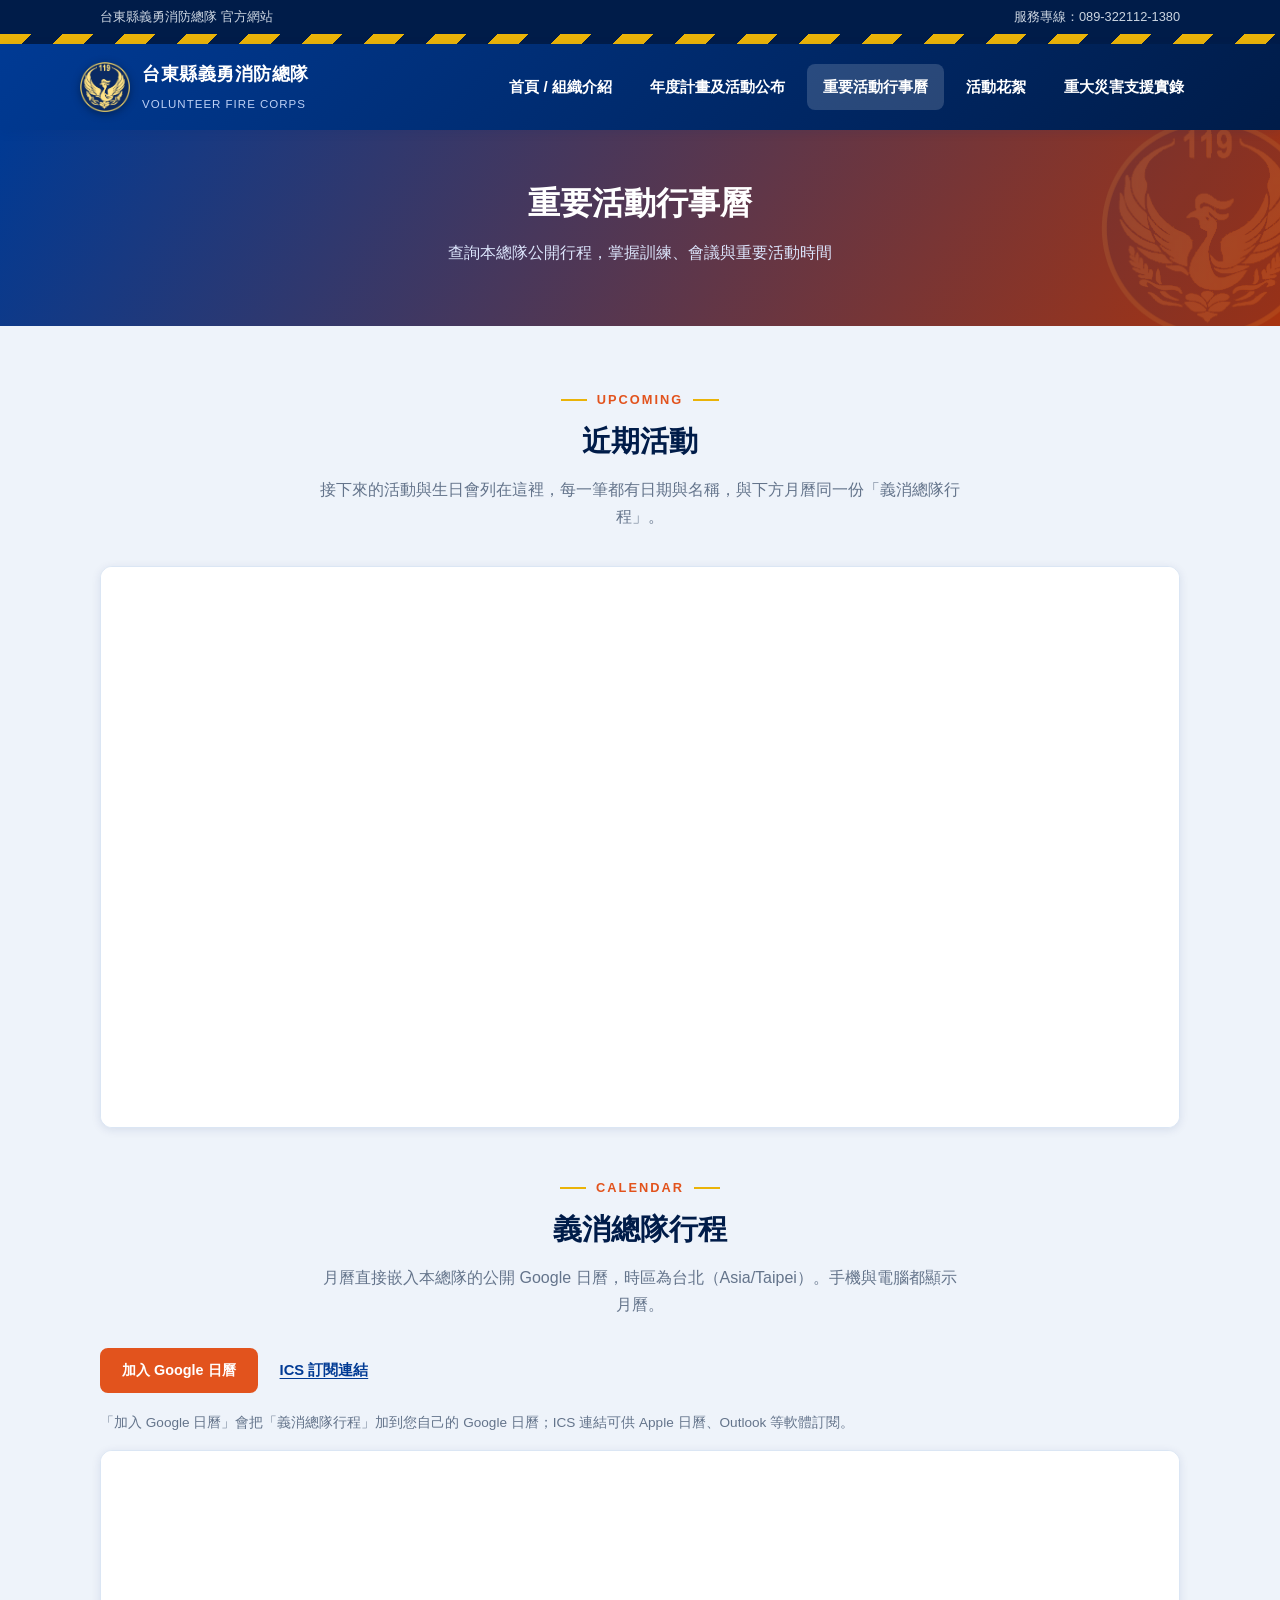
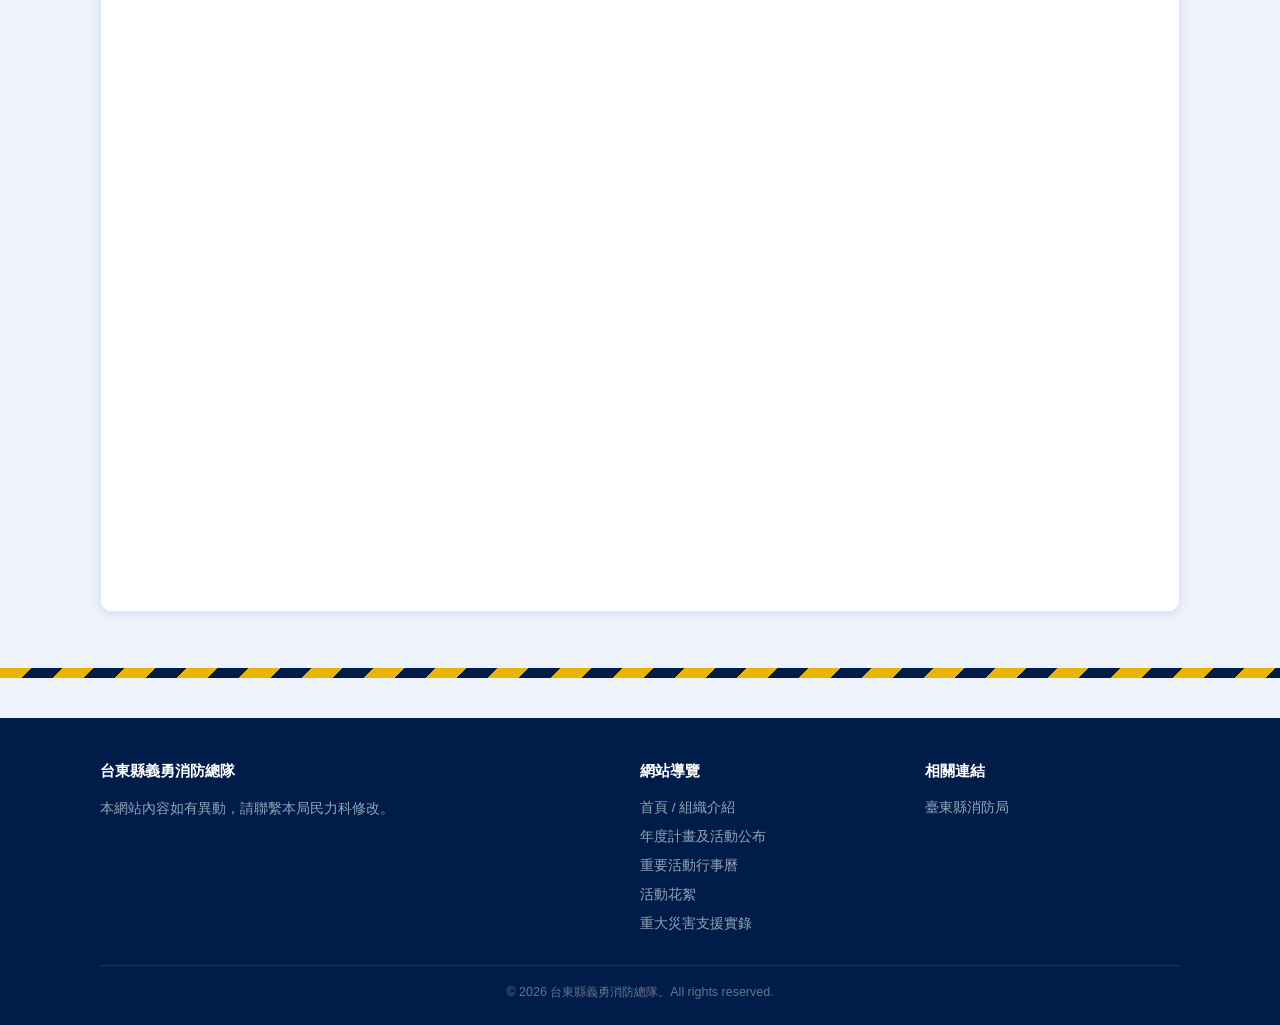
<file: calendar.html>
<!DOCTYPE html>
<html lang="zh-Hant">
<head>
<meta charset="UTF-8" />
<meta name="viewport" content="width=device-width, initial-scale=1.0" />
<title>重要活動行事曆｜台東縣義勇消防總隊</title>
<meta name="description" content="台東縣義勇消防總隊重要活動行事曆，內嵌公開 Google 日曆「義消總隊行程」。" />
<link rel="icon" type="image/png" href="images/emblem.png" />
<link rel="stylesheet" href="css/style.css" />
</head>
<body>

<div class="topbar">
  <div class="container">
    <span>台東縣義勇消防總隊 官方網站</span>
    <span>服務專線：089-322112-1380</span>
  </div>
</div>
<div class="hazard-strip"></div>

<header class="site-header">
  <div class="container nav-wrap">
    <div class="brand">
      <div class="emblem"><img src="images/emblem.png" alt="義消總隊徽章" /></div>
      <div class="brand-text">
        <h1>台東縣義勇消防總隊</h1>
        <span>VOLUNTEER FIRE CORPS</span>
      </div>
    </div>
    <button class="menu-toggle" aria-label="開啟選單">☰</button>
    <nav class="main-nav">
      <ul>
        <li><a href="index.html">首頁 / 組織介紹</a></li>
        <li><a href="plans.html">年度計畫及活動公布</a></li>
        <li><a href="calendar.html">重要活動行事曆</a></li>
        <li><a href="gallery.html">活動花絮</a></li>
        <li><a href="disaster.html">重大災害支援實錄</a></li>
      </ul>
    </nav>
  </div>
</header>

<div class="page-header">
  <img class="emblem-watermark" src="images/emblem.png" alt="" aria-hidden="true" />
  <div class="container">
    <h2>重要活動行事曆</h2>
    <p>查詢本總隊公開行程，掌握訓練、會議與重要活動時間</p>
  </div>
</div>

<section class="block">
  <div class="container">
    <div class="section-head">
      <div class="kicker">UPCOMING</div>
      <h3>近期活動</h3>
      <p>接下來的活動與生日會列在這裡，每一筆都有日期與名稱，與下方月曆同一份「義消總隊行程」。</p>
    </div>
    <div class="calendar-frame-wrap calendar-frame-wrap-agenda" id="calendar-upcoming">
      <iframe
        id="brigade-calendar-upcoming"
        title="義消總隊近期活動"
        src="https://calendar.google.com/calendar/embed?src=2u7jd3s9upb27092r4uhe69q0c%40group.calendar.google.com&amp;ctz=Asia%2FTaipei&amp;hl=zh_TW&amp;mode=AGENDA&amp;showTitle=0&amp;showNav=0&amp;showDate=0&amp;showPrint=0&amp;showTabs=0&amp;showCalendars=0&amp;showTz=0"
        loading="eager"
      ></iframe>
    </div>

    <div class="section-head calendar-month-head">
      <div class="kicker">CALENDAR</div>
      <h3>義消總隊行程</h3>
      <p>月曆直接嵌入本總隊的公開 Google 日曆，時區為台北（Asia/Taipei）。手機與電腦都顯示月曆。</p>
    </div>

    <div class="calendar-actions">
      <a class="btn btn-primary" href="https://calendar.google.com/calendar/render?cid=2u7jd3s9upb27092r4uhe69q0c%40group.calendar.google.com" target="_blank" rel="noopener">加入 Google 日曆</a>
      <a class="calendar-feed-link" href="https://calendar.google.com/calendar/ical/2u7jd3s9upb27092r4uhe69q0c%40group.calendar.google.com/public/basic.ics" target="_blank" rel="noopener">ICS 訂閱連結</a>
    </div>
    <p class="calendar-footnote">「加入 Google 日曆」會把「義消總隊行程」加到您自己的 Google 日曆；ICS 連結可供 Apple 日曆、Outlook 等軟體訂閱。</p>

    <div class="calendar-frame-wrap" id="calendar-frame-wrap">
      <iframe
        id="brigade-calendar"
        title="義消總隊行程（Google 日曆）"
        src="https://calendar.google.com/calendar/embed?src=2u7jd3s9upb27092r4uhe69q0c%40group.calendar.google.com&amp;ctz=Asia%2FTaipei&amp;hl=zh_TW&amp;mode=MONTH&amp;showTitle=0&amp;showPrint=0&amp;showCalendars=0&amp;showTz=0"
        loading="eager"
      ></iframe>
    </div>
  </div>
</section>

<div class="hazard-strip"></div>
<footer class="site-footer">
  <div class="container">
    <div class="footer-grid">
      <div>
        <h5>台東縣義勇消防總隊</h5>
        <p>本網站內容如有異動，請聯繫本局民力科修改。</p>
      </div>
      <div>
        <h5>網站導覽</h5>
        <ul>
          <li><a href="index.html">首頁 / 組織介紹</a></li>
          <li><a href="plans.html">年度計畫及活動公布</a></li>
          <li><a href="calendar.html">重要活動行事曆</a></li>
          <li><a href="gallery.html">活動花絮</a></li>
          <li><a href="disaster.html">重大災害支援實錄</a></li>
        </ul>
      </div>
      <div>
        <h5>相關連結</h5>
        <ul>
          <li><a href="https://www.ttfd.gov.tw/" target="_blank" rel="noopener">臺東縣消防局</a></li>
        </ul>
      </div>
    </div>
    <div class="footer-bottom">© 2026 台東縣義勇消防總隊。All rights reserved.</div>
  </div>
</footer>

<script src="js/config.js"></script>
<script src="js/main.js"></script>
</body>
</html>
</file>
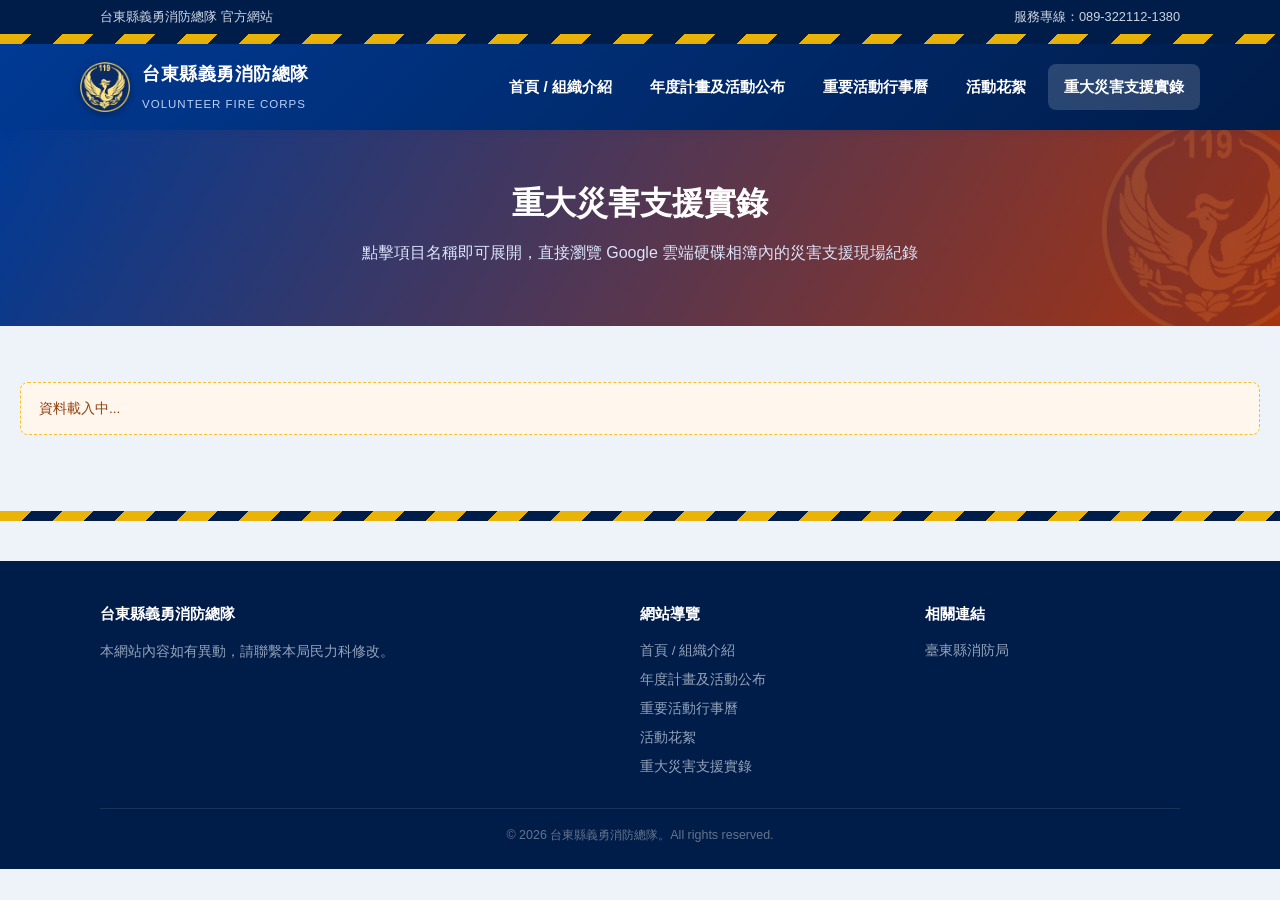
<file: disaster.html>
<!DOCTYPE html>
<html lang="zh-Hant">
<head>
<meta charset="UTF-8" />
<meta name="viewport" content="width=device-width, initial-scale=1.0" />
<title>重大災害支援實錄｜台東縣義勇消防總隊</title>
<meta name="description" content="台東縣義勇消防總隊 重大災害支援實錄，直接串接 Google 雲端硬碟資料夾影像紀錄。" />
<link rel="icon" type="image/png" href="images/emblem.png" />
<link rel="stylesheet" href="css/style.css" />
</head>
<body>

<div class="topbar">
  <div class="container">
    <span>台東縣義勇消防總隊 官方網站</span>
    <span>服務專線：089-322112-1380</span>
  </div>
</div>
<div class="hazard-strip"></div>

<header class="site-header">
  <div class="container nav-wrap">
    <div class="brand">
      <div class="emblem"><img src="images/emblem.png" alt="義消總隊徽章" /></div>
      <div class="brand-text">
        <h1>台東縣義勇消防總隊</h1>
        <span>VOLUNTEER FIRE CORPS</span>
      </div>
    </div>
    <button class="menu-toggle" aria-label="開啟選單">☰</button>
    <nav class="main-nav">
      <ul>
        <li><a href="index.html">首頁 / 組織介紹</a></li>
        <li><a href="plans.html">年度計畫及活動公布</a></li>
        <li><a href="calendar.html">重要活動行事曆</a></li>
        <li><a href="gallery.html">活動花絮</a></li>
        <li><a href="disaster.html">重大災害支援實錄</a></li>
      </ul>
    </nav>
  </div>
</header>

<div class="page-header">
  <img class="emblem-watermark" src="images/emblem.png" alt="" aria-hidden="true" />
  <div class="container">
    <h2>重大災害支援實錄</h2>
    <p>點擊項目名稱即可展開，直接瀏覽 Google 雲端硬碟相簿內的災害支援現場紀錄</p>
  </div>
</div>

<section class="block">
  <div class="container container-wide">
    <div id="gallery-list" data-type="disaster">
      <div class="empty-note">資料載入中...</div>
    </div>
  </div>
</section>

<div class="hazard-strip"></div>
<footer class="site-footer">
  <div class="container">
    <div class="footer-grid">
      <div>
        <h5>台東縣義勇消防總隊</h5>
        <p>本網站內容如有異動，請聯繫本局民力科修改。</p>
      </div>
      <div>
        <h5>網站導覽</h5>
        <ul>
          <li><a href="index.html">首頁 / 組織介紹</a></li>
          <li><a href="plans.html">年度計畫及活動公布</a></li>
          <li><a href="calendar.html">重要活動行事曆</a></li>
          <li><a href="gallery.html">活動花絮</a></li>
          <li><a href="disaster.html">重大災害支援實錄</a></li>
        </ul>
      </div>
      <div>
        <h5>相關連結</h5>
        <ul>
          <li><a href="https://www.ttfd.gov.tw/" target="_blank" rel="noopener">臺東縣消防局</a></li>
        </ul>
      </div>
    </div>
    <div class="footer-bottom">© 2026 台東縣義勇消防總隊。All rights reserved.</div>
  </div>
</footer>

<script src="js/config.js"></script>
<script src="js/main.js"></script>
</body>
</html>
</file>
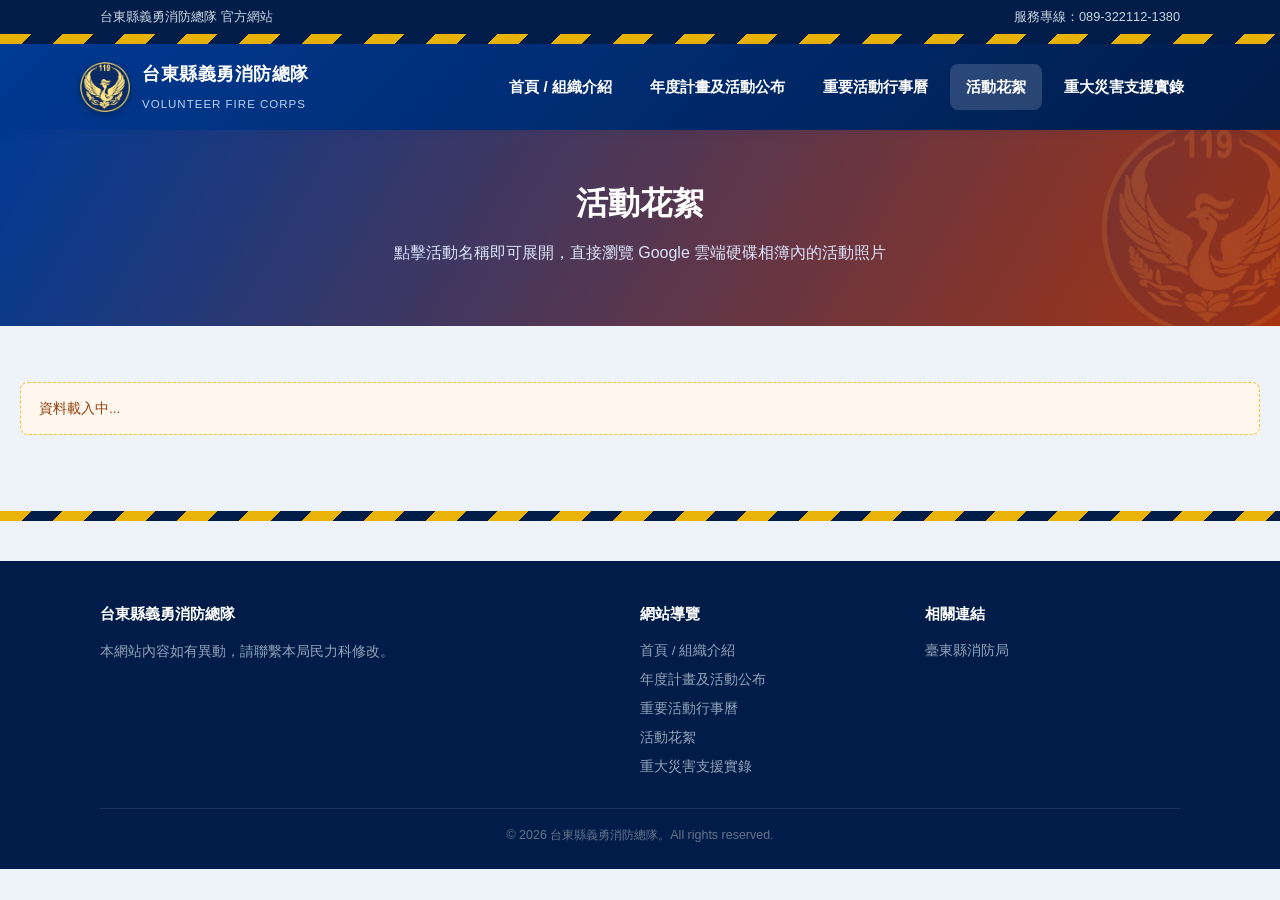
<file: gallery.html>
<!DOCTYPE html>
<html lang="zh-Hant">
<head>
<meta charset="UTF-8" />
<meta name="viewport" content="width=device-width, initial-scale=1.0" />
<title>活動花絮｜台東縣義勇消防總隊</title>
<meta name="description" content="台東縣義勇消防總隊 活動花絮相簿，直接串接 Google 雲端硬碟資料夾相片。" />
<link rel="icon" type="image/png" href="images/emblem.png" />
<link rel="stylesheet" href="css/style.css" />
</head>
<body>

<div class="topbar">
  <div class="container">
    <span>台東縣義勇消防總隊 官方網站</span>
    <span>服務專線：089-322112-1380</span>
  </div>
</div>
<div class="hazard-strip"></div>

<header class="site-header">
  <div class="container nav-wrap">
    <div class="brand">
      <div class="emblem"><img src="images/emblem.png" alt="義消總隊徽章" /></div>
      <div class="brand-text">
        <h1>台東縣義勇消防總隊</h1>
        <span>VOLUNTEER FIRE CORPS</span>
      </div>
    </div>
    <button class="menu-toggle" aria-label="開啟選單">☰</button>
    <nav class="main-nav">
      <ul>
        <li><a href="index.html">首頁 / 組織介紹</a></li>
        <li><a href="plans.html">年度計畫及活動公布</a></li>
        <li><a href="calendar.html">重要活動行事曆</a></li>
        <li><a href="gallery.html">活動花絮</a></li>
        <li><a href="disaster.html">重大災害支援實錄</a></li>
      </ul>
    </nav>
  </div>
</header>

<div class="page-header">
  <img class="emblem-watermark" src="images/emblem.png" alt="" aria-hidden="true" />
  <div class="container">
    <h2>活動花絮</h2>
    <p>點擊活動名稱即可展開，直接瀏覽 Google 雲端硬碟相簿內的活動照片</p>
  </div>
</div>

<section class="block">
  <div class="container container-wide">
    <div id="gallery-list">
      <div class="empty-note">資料載入中...</div>
    </div>
  </div>
</section>

<div class="hazard-strip"></div>
<footer class="site-footer">
  <div class="container">
    <div class="footer-grid">
      <div>
        <h5>台東縣義勇消防總隊</h5>
        <p>本網站內容如有異動，請聯繫本局民力科修改。</p>
      </div>
      <div>
        <h5>網站導覽</h5>
        <ul>
          <li><a href="index.html">首頁 / 組織介紹</a></li>
          <li><a href="plans.html">年度計畫及活動公布</a></li>
          <li><a href="calendar.html">重要活動行事曆</a></li>
          <li><a href="gallery.html">活動花絮</a></li>
        <li><a href="disaster.html">重大災害支援實錄</a></li>
        </ul>
      </div>
      <div>
        <h5>相關連結</h5>
        <ul>
          <li><a href="https://www.ttfd.gov.tw/" target="_blank" rel="noopener">臺東縣消防局</a></li>
        </ul>
      </div>
    </div>
    <div class="footer-bottom">© 2026 台東縣義勇消防總隊。All rights reserved.</div>
  </div>
</footer>

<script src="js/config.js"></script>
<script src="js/main.js"></script>
</body>
</html>
</file>
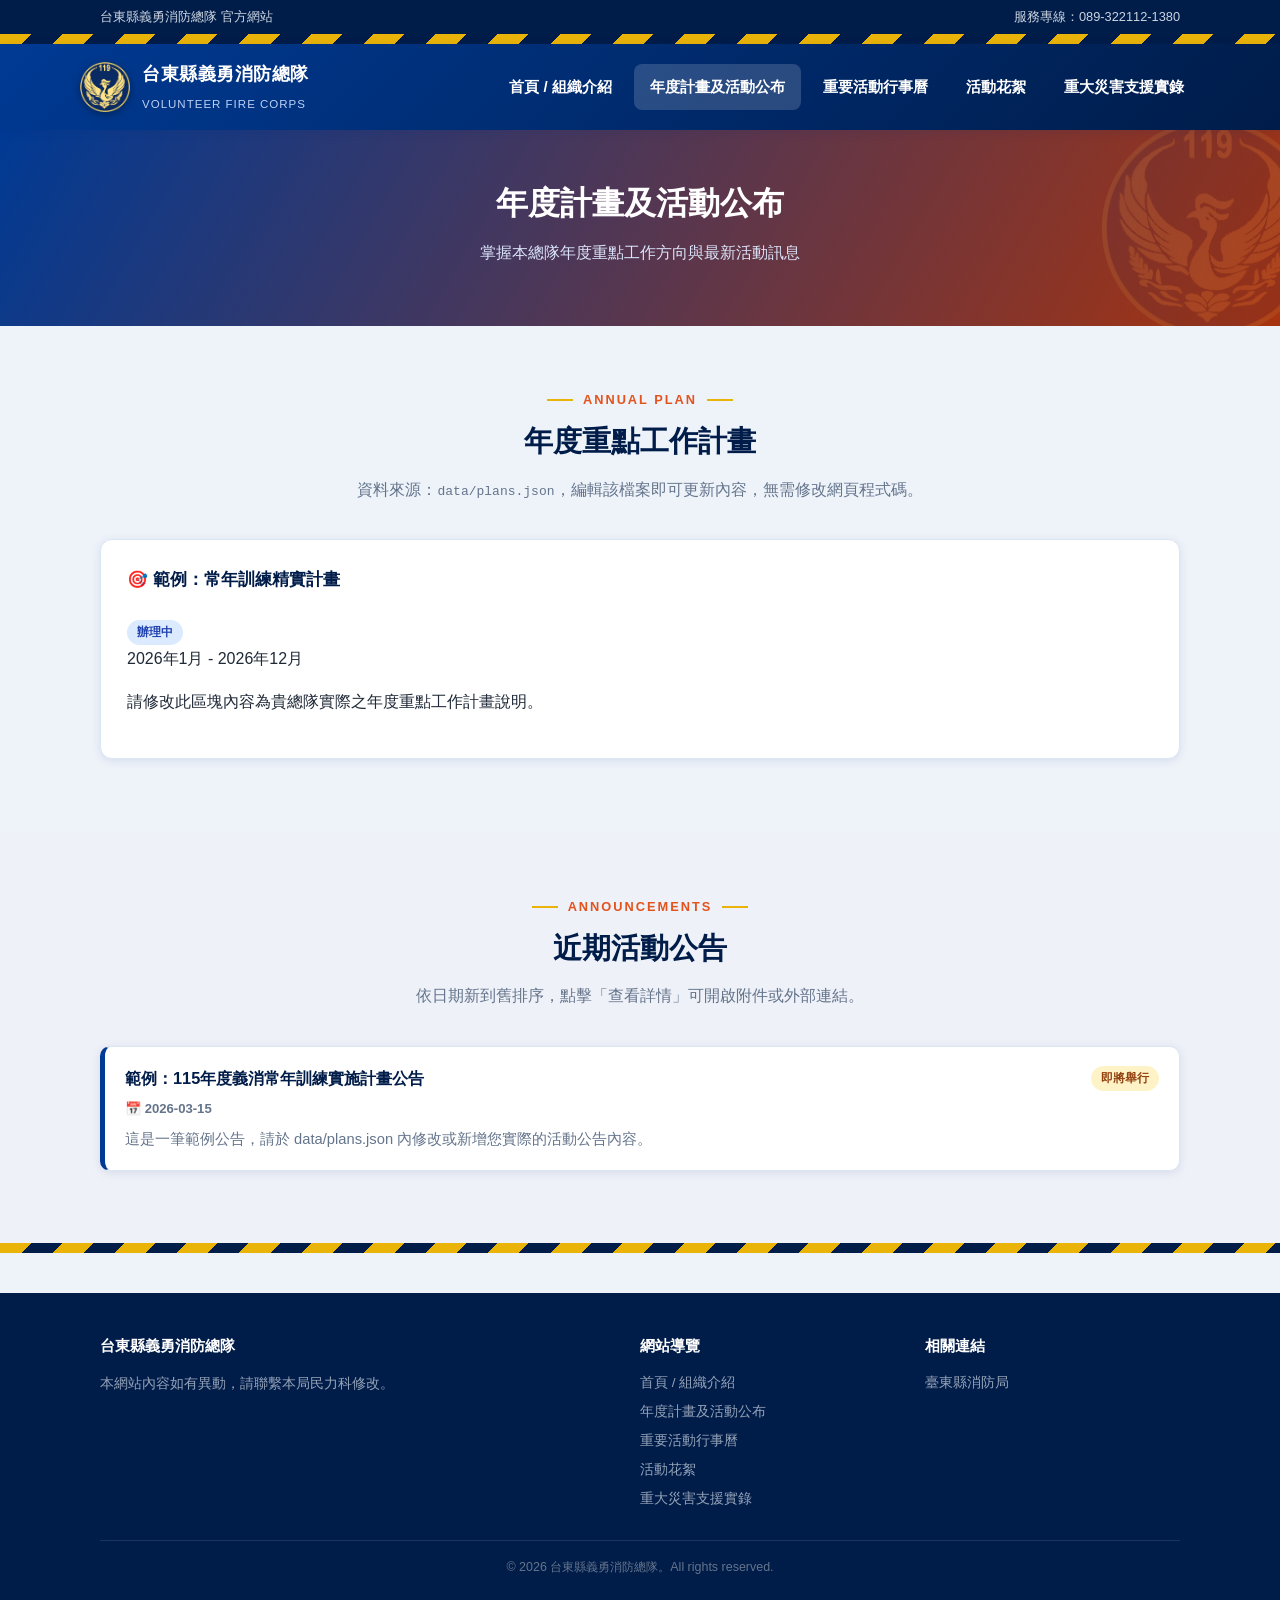
<file: plans.html>
<!DOCTYPE html>
<html lang="zh-Hant">
<head>
<meta charset="UTF-8" />
<meta name="viewport" content="width=device-width, initial-scale=1.0" />
<title>年度計畫及活動公布｜台東縣義勇消防總隊</title>
<meta name="description" content="台東縣義勇消防總隊 年度重點工作計畫與最新活動公告。" />
<link rel="icon" type="image/png" href="images/emblem.png" />
<link rel="stylesheet" href="css/style.css" />
</head>
<body>

<div class="topbar">
  <div class="container">
    <span>台東縣義勇消防總隊 官方網站</span>
    <span>服務專線：089-322112-1380</span>
  </div>
</div>
<div class="hazard-strip"></div>

<header class="site-header">
  <div class="container nav-wrap">
    <div class="brand">
      <div class="emblem"><img src="images/emblem.png" alt="義消總隊徽章" /></div>
      <div class="brand-text">
        <h1>台東縣義勇消防總隊</h1>
        <span>VOLUNTEER FIRE CORPS</span>
      </div>
    </div>
    <button class="menu-toggle" aria-label="開啟選單">☰</button>
    <nav class="main-nav">
      <ul>
        <li><a href="index.html">首頁 / 組織介紹</a></li>
        <li><a href="plans.html">年度計畫及活動公布</a></li>
        <li><a href="calendar.html">重要活動行事曆</a></li>
        <li><a href="gallery.html">活動花絮</a></li>
        <li><a href="disaster.html">重大災害支援實錄</a></li>
      </ul>
    </nav>
  </div>
</header>

<div class="page-header">
  <img class="emblem-watermark" src="images/emblem.png" alt="" aria-hidden="true" />
  <div class="container">
    <h2>年度計畫及活動公布</h2>
    <p>掌握本總隊年度重點工作方向與最新活動訊息</p>
  </div>
</div>

<section class="block">
  <div class="container">
    <div class="section-head">
      <div class="kicker">ANNUAL PLAN</div>
      <h3>年度重點工作計畫</h3>
      <p>資料來源：<code>data/plans.json</code>，編輯該檔案即可更新內容，無需修改網頁程式碼。</p>
    </div>
    <div id="plans-annual-goals">
      <div class="empty-note">資料載入中...</div>
    </div>
  </div>
</section>

<section class="block alt">
  <div class="container">
    <div class="section-head">
      <div class="kicker">ANNOUNCEMENTS</div>
      <h3>近期活動公告</h3>
      <p>依日期新到舊排序，點擊「查看詳情」可開啟附件或外部連結。</p>
    </div>
    <div id="plans-announcements">
      <div class="empty-note">資料載入中...</div>
    </div>
  </div>
</section>

<div class="hazard-strip"></div>
<footer class="site-footer">
  <div class="container">
    <div class="footer-grid">
      <div>
        <h5>台東縣義勇消防總隊</h5>
        <p>本網站內容如有異動，請聯繫本局民力科修改。</p>
      </div>
      <div>
        <h5>網站導覽</h5>
        <ul>
          <li><a href="index.html">首頁 / 組織介紹</a></li>
          <li><a href="plans.html">年度計畫及活動公布</a></li>
          <li><a href="calendar.html">重要活動行事曆</a></li>
          <li><a href="gallery.html">活動花絮</a></li>
        <li><a href="disaster.html">重大災害支援實錄</a></li>
        </ul>
      </div>
      <div>
        <h5>相關連結</h5>
        <ul>
          <li><a href="https://www.ttfd.gov.tw/" target="_blank" rel="noopener">臺東縣消防局</a></li>
        </ul>
      </div>
    </div>
    <div class="footer-bottom">© 2026 台東縣義勇消防總隊。All rights reserved.</div>
  </div>
</footer>

<script src="js/config.js"></script>
<script src="js/main.js"></script>
</body>
</html>
</file>
<file: css/style.css>
/* ===================================================================
   台東縣義勇消防總隊 全球資訊網 — 共用樣式表
   =================================================================== */

:root {
  /* 台東藍（取自 2026 台東博覽會識別色）為主色，融合消防火焰橙紅與鳳凰金 */
  --navy: #003a94;       /* 台東藍 */
  --navy-dark: #001c49;  /* 深台東藍 */
  --sky: #3f6fb5;        /* 中藍，輔助點綴 */
  --sky-light: #7fa8d9;  /* 淺藍，卡片/標籤點綴 */
  --red: #e2531d;        /* 火鳳凰橙紅（消防火焰意象） */
  --red-dark: #a8330f;   /* 深橙紅 */
  --gold: #eab308;       /* 鳳凰金／艷陽黃 */
  --bg: #eef3fa;         /* 台東藍調淺色背景 */
  --card-bg: #ffffff;
  --text: #1f2937;
  --text-muted: #64748b;
  --border: #dbe6f4;
  --shadow: 0 2px 10px rgba(0, 43, 105, 0.1);
  --shadow-lg: 0 8px 28px rgba(0, 43, 105, 0.16);
  --radius: 12px;
}

* { box-sizing: border-box; }

html { scroll-behavior: smooth; }

body {
  margin: 0;
  font-family: "Noto Sans TC", "Microsoft JhengHei", "PingFang TC", sans-serif;
  background: var(--bg);
  color: var(--text);
  line-height: 1.7;
}

img { max-width: 100%; display: block; }

a { color: inherit; text-decoration: none; }

.container {
  max-width: 1120px;
  margin: 0 auto;
  padding: 0 20px;
}
.container-wide {
  max-width: 1400px;
}

/* ---------- Top bar ---------- */
.topbar {
  background: var(--navy-dark);
  color: #cbd5e1;
  font-size: 0.8rem;
}
.topbar .container {
  display: flex;
  justify-content: space-between;
  align-items: center;
  padding-top: 6px;
  padding-bottom: 6px;
  flex-wrap: wrap;
  gap: 4px;
}

/* ---------- Header / Nav ---------- */
header.site-header {
  background: linear-gradient(135deg, var(--navy) 0%, var(--navy-dark) 100%);
  color: #fff;
  position: sticky;
  top: 0;
  z-index: 100;
  box-shadow: var(--shadow);
}

.nav-wrap {
  display: flex;
  align-items: center;
  justify-content: space-between;
  padding: 14px 0;
}

.brand {
  display: flex;
  align-items: center;
  gap: 12px;
}
.brand .emblem {
  width: 50px;
  height: 50px;
  flex-shrink: 0;
  filter: drop-shadow(0 2px 4px rgba(0,0,0,0.35));
}
.brand .emblem img { width: 100%; height: 100%; display: block; }
.brand-text h1 {
  font-size: 1.15rem;
  margin: 0;
  font-weight: 700;
  letter-spacing: 0.5px;
}
.brand-text span {
  font-size: 0.72rem;
  color: #bcd0f5;
  letter-spacing: 1px;
}

nav.main-nav ul {
  list-style: none;
  display: flex;
  gap: 6px;
  margin: 0;
  padding: 0;
}
nav.main-nav a {
  display: block;
  padding: 10px 16px;
  border-radius: 8px;
  font-weight: 600;
  font-size: 0.95rem;
  white-space: nowrap;
  transition: background 0.2s ease;
}
nav.main-nav a:hover,
nav.main-nav a.active {
  background: rgba(255, 255, 255, 0.16);
}

.menu-toggle {
  display: none;
  background: none;
  border: none;
  color: #fff;
  font-size: 1.6rem;
  cursor: pointer;
}

/* 導覽有五個項目，寬度不足時改為選單，避免文字擠出畫面 */
@media (max-width: 1080px) {
  .menu-toggle { display: block; }
  nav.main-nav {
    display: none;
    width: 100%;
  }
  nav.main-nav.open { display: block; }
  nav.main-nav ul {
    flex-direction: column;
    padding: 10px 0 18px;
  }
  .nav-wrap { flex-wrap: wrap; }
}

/* ---------- Hazard stripe (warning tape) divider ---------- */
.hazard-strip {
  height: 10px;
  background: repeating-linear-gradient(
    135deg,
    var(--gold) 0 22px,
    var(--navy-dark) 22px 44px
  );
}

/* ---------- Hero ---------- */
.hero {
  position: relative;
  overflow: hidden;
  background:
    linear-gradient(120deg, rgba(30,58,138,0.92), rgba(127,29,29,0.85)),
    repeating-linear-gradient(45deg, rgba(255,255,255,0.03) 0 12px, transparent 12px 24px);
  color: #fff;
  padding: 68px 0 92px;
  text-align: center;
}
.hero .emblem-watermark {
  position: absolute;
  top: 50%;
  right: -60px;
  transform: translateY(-50%);
  width: 380px;
  height: 380px;
  opacity: 0.08;
  pointer-events: none;
}
.hero .emblem-watermark.left {
  right: auto;
  left: -60px;
  display: none;
}
@media (min-width: 1100px) {
  .hero .emblem-watermark.left { display: block; }
}
.hero-waves {
  position: absolute;
  inset: 0;
  z-index: 1;
  pointer-events: none;
}
.hero-waves svg { width: 100%; height: 100%; }

.hero-flame-edge {
  position: absolute;
  left: 0;
  right: 0;
  bottom: -1px;
  width: 100%;
  height: 46px;
  line-height: 0;
}
.hero-flame-edge svg { width: 100%; height: 100%; display: block; }
.hero > .container { position: relative; z-index: 2; }
.hero h2 {
  font-size: clamp(1.6rem, 4vw, 2.5rem);
  margin: 0 0 14px;
  font-weight: 800;
}
.hero p {
  max-width: 680px;
  margin: 0 auto;
  color: #e2e8f0;
  font-size: 1.02rem;
}
.hero .hero-badges {
  margin-top: 26px;
  display: flex;
  justify-content: center;
  gap: 14px;
  flex-wrap: wrap;
}
.hero .badge {
  background: rgba(255,255,255,0.12);
  border: 1px solid rgba(255,255,255,0.35);
  padding: 8px 18px;
  border-radius: 999px;
  font-size: 0.85rem;
}

/* ---------- Page header (non-home pages) ---------- */
.page-header {
  position: relative;
  overflow: hidden;
  background: linear-gradient(120deg, var(--navy), var(--red-dark));
  color: #fff;
  padding: 46px 0 60px;
  text-align: center;
}
.page-header h2 { margin: 0 0 8px; font-size: clamp(1.4rem, 3.4vw, 2rem); }
.page-header p { margin: 0; color: #dbe4fb; }
.page-header .emblem-watermark {
  position: absolute;
  top: 50%;
  right: -40px;
  transform: translateY(-50%);
  width: 220px;
  height: 220px;
  opacity: 0.1;
  pointer-events: none;
}
.page-header > .container { position: relative; z-index: 2; }

/* ---------- Section shell ---------- */
section.block { padding: 56px 0; }
section.block.alt { background: #eef1f8; }
.section-head {
  text-align: center;
  margin-bottom: 36px;
}
.section-head .kicker {
  color: var(--red);
  font-weight: 700;
  letter-spacing: 2px;
  font-size: 0.8rem;
  text-transform: uppercase;
  display: inline-flex;
  align-items: center;
  gap: 10px;
}
.section-head .kicker::before,
.section-head .kicker::after {
  content: "";
  width: 26px;
  height: 2px;
  background: var(--gold);
  display: inline-block;
}
.section-head h3 {
  font-size: clamp(1.3rem, 3vw, 1.8rem);
  margin: 6px 0 10px;
  color: var(--navy-dark);
}
.section-head p { color: var(--text-muted); max-width: 640px; margin: 0 auto; }

/* ---------- Stats ---------- */
.stats-grid {
  display: grid;
  grid-template-columns: repeat(5, 1fr);
  gap: 18px;
  margin-top: -46px;
  position: relative;
  z-index: 2;
}
.stat-card {
  background: var(--card-bg);
  border-radius: var(--radius);
  box-shadow: var(--shadow-lg);
  padding: 20px 14px;
  text-align: center;
}
.stat-card .num { font-size: 1.7rem; font-weight: 800; color: var(--navy); }
.stat-card .lbl { font-size: 0.82rem; color: var(--text-muted); margin-top: 4px; }
@media (max-width: 980px) {
  .stats-grid { grid-template-columns: repeat(3, 1fr); }
}
@media (max-width: 560px) {
  .stats-grid { grid-template-columns: repeat(2, 1fr); }
}

/* ---------- Cards / grids ---------- */
.grid-2 { display: grid; grid-template-columns: 1fr 1fr; gap: 24px; }
.grid-3 { display: grid; grid-template-columns: repeat(3, 1fr); gap: 22px; }
@media (max-width: 860px) {
  .grid-2, .grid-3 { grid-template-columns: 1fr; }
}

.card {
  background: var(--card-bg);
  border-radius: var(--radius);
  box-shadow: var(--shadow);
  padding: 26px;
  border: 1px solid var(--border);
}
.card h4 {
  margin-top: 0;
  color: var(--navy-dark);
  font-size: 1.05rem;
  display: flex;
  align-items: center;
  gap: 8px;
}

/* ---------- Timeline (沿革) ---------- */
.timeline {
  border-left: 3px solid var(--navy);
  margin-left: 10px;
  padding-left: 26px;
}
.timeline .t-item { position: relative; padding-bottom: 26px; }
.timeline .t-item:last-child { padding-bottom: 0; }
.timeline .t-item::before {
  content: "";
  position: absolute;
  left: -33px;
  top: 4px;
  width: 14px;
  height: 14px;
  border-radius: 50%;
  background: var(--gold);
  border: 3px solid var(--navy);
}
.timeline .t-year { font-weight: 800; color: var(--red); font-size: 0.95rem; }
.timeline .t-desc { color: var(--text-muted); font-size: 0.92rem; }

/* ---------- Org chart ---------- */
.org-chart { text-align: center; }
.org-level { display: flex; justify-content: center; gap: 14px; flex-wrap: wrap; margin: 18px 0; }
.org-box {
  background: var(--navy);
  color: #fff;
  padding: 10px 18px;
  border-radius: 8px;
  font-size: 0.88rem;
  font-weight: 600;
  box-shadow: var(--shadow);
}
.org-box.top { background: var(--red-dark); font-size: 1rem; }
.org-box.sub { background: #dbe4fb; color: var(--navy-dark); font-weight: 600; }
.org-connector { color: var(--border); font-size: 1.2rem; }

/* ---------- Unit grid (組織架構 分隊清單) ---------- */
.unit-grid {
  display: grid;
  grid-template-columns: repeat(auto-fit, minmax(320px, 1fr));
  gap: 20px;
  margin-top: 40px;
}
.unit-grid .card h4 { justify-content: space-between; flex-wrap: wrap; gap: 8px; }
.unit-count {
  font-size: 0.72rem;
  font-weight: 700;
  color: var(--navy);
  background: var(--bg);
  border: 1px solid var(--border);
  padding: 3px 10px;
  border-radius: 999px;
}
.chip-list {
  display: flex;
  flex-wrap: wrap;
  gap: 8px;
  margin-top: 14px;
}
.chip {
  background: var(--bg);
  border: 1px solid var(--border);
  color: var(--navy-dark);
  font-size: 0.8rem;
  font-weight: 600;
  padding: 5px 12px;
  border-radius: 999px;
  white-space: nowrap;
}

/* ---------- Table ---------- */
table.simple {
  width: 100%;
  border-collapse: collapse;
  font-size: 0.92rem;
}
table.simple th, table.simple td {
  border: 1px solid var(--border);
  padding: 10px 12px;
  text-align: left;
}
table.simple th { background: #eef1f8; color: var(--navy-dark); }

/* ---------- Buttons ---------- */
.btn {
  display: inline-block;
  padding: 10px 22px;
  border-radius: 8px;
  font-weight: 700;
  font-size: 0.9rem;
  cursor: pointer;
  border: none;
}
.btn-primary { background: var(--red); color: #fff; }
.btn-primary:hover { background: var(--red-dark); }
.btn-outline { background: transparent; border: 2px solid #fff; color: #fff; }
.btn-ghost { background: var(--navy); color: #fff; }
.btn-ghost:hover { background: var(--navy-dark); }

/* ---------- Tags / status ---------- */
.tag {
  display: inline-block;
  font-size: 0.72rem;
  font-weight: 700;
  padding: 3px 10px;
  border-radius: 999px;
}
.tag.upcoming { background: #fef3c7; color: #92400e; }
.tag.done { background: #dcfce7; color: #166534; }
.tag.ongoing { background: #dbeafe; color: #1e40af; }

/* ---------- Plan / activity list items ---------- */
.plan-item {
  background: var(--card-bg);
  border: 1px solid var(--border);
  border-left: 5px solid var(--navy);
  border-radius: 10px;
  padding: 18px 20px;
  margin-bottom: 16px;
  box-shadow: var(--shadow);
}
.plan-item .plan-top {
  display: flex;
  justify-content: space-between;
  align-items: center;
  flex-wrap: wrap;
  gap: 8px;
  margin-bottom: 6px;
}
.plan-item h4 { margin: 0; color: var(--navy-dark); font-size: 1.02rem; }
.plan-item .plan-date { font-size: 0.82rem; color: var(--text-muted); font-weight: 600; }
.plan-item p { margin: 6px 0 0; color: var(--text-muted); font-size: 0.92rem; }

/* ---------- Gallery (activity albums) ---------- */
.album {
  background: var(--card-bg);
  border-radius: var(--radius);
  box-shadow: var(--shadow);
  border: 1px solid var(--border);
  margin-bottom: 18px;
  overflow: hidden;
}
.album-head {
  display: flex;
  justify-content: space-between;
  align-items: center;
  padding: 18px 22px;
  cursor: pointer;
  gap: 12px;
  flex-wrap: wrap;
}
.album-head:hover { background: #f4f6fb; }
.album-title { display: flex; flex-direction: column; gap: 4px; }
.album-title h4 { margin: 0; color: var(--navy-dark); font-size: 1.05rem; }
.album-title .album-date { font-size: 0.8rem; color: var(--text-muted); }
.album-toggle {
  font-size: 1.3rem;
  color: var(--navy);
  transition: transform 0.25s ease;
  flex-shrink: 0;
}
.album.open .album-toggle { transform: rotate(180deg); }
.album-desc {
  padding: 0 22px 14px;
  color: var(--text-muted);
  font-size: 0.9rem;
}
.album-body {
  max-height: 0;
  overflow: hidden;
  transition: max-height 0.35s ease;
  border-top: 1px solid var(--border);
}
.album.open .album-body { max-height: 900px; }
.album-frame-wrap { padding: 16px 22px 22px; }
.album-frame-wrap iframe {
  width: 100%;
  height: 800px;
  border: 1px solid var(--border);
  border-radius: 8px;
}
@media (max-width: 760px) {
  .album.open .album-body { max-height: 700px; }
  .album-frame-wrap iframe { height: 600px; }
}
.album-link {
  display: inline-block;
  margin-top: 10px;
  font-size: 0.85rem;
  color: var(--navy);
  font-weight: 700;
}
.album-placeholder {
  padding: 30px 22px;
  text-align: center;
  color: var(--text-muted);
  font-size: 0.88rem;
  background: #f9fafb;
  border-radius: 8px;
  margin: 16px 22px 22px;
}

/* ---------- Footer ---------- */
footer.site-footer {
  background: var(--navy-dark);
  color: #cbd5e1;
  padding: 40px 0 22px;
  margin-top: 40px;
}
footer.site-footer .footer-grid {
  display: grid;
  grid-template-columns: 2fr 1fr 1fr;
  gap: 30px;
  margin-bottom: 24px;
}
footer.site-footer h5 {
  color: #fff;
  margin: 0 0 12px;
  font-size: 0.95rem;
}
footer.site-footer p, footer.site-footer li { font-size: 0.85rem; color: #94a3b8; }
footer.site-footer ul { list-style: none; padding: 0; margin: 0; }
footer.site-footer li { margin-bottom: 6px; }
footer.site-footer a:hover { color: #fff; }
.footer-bottom {
  border-top: 1px solid rgba(255,255,255,0.1);
  padding-top: 16px;
  text-align: center;
  font-size: 0.78rem;
  color: #64748b;
}
@media (max-width: 760px) {
  footer.site-footer .footer-grid { grid-template-columns: 1fr; }
}

/* ---------- Empty state ---------- */
.empty-note {
  background: #fff7ed;
  border: 1px dashed #fbbf24;
  color: #92400e;
  padding: 14px 18px;
  border-radius: 8px;
  font-size: 0.85rem;
  margin-bottom: 20px;
}

/* ---------- Calendar (重要活動行事曆) ---------- */
.calendar-actions {
  display: flex;
  flex-wrap: wrap;
  align-items: center;
  gap: 12px 22px;
  margin: -6px 0 18px;
}
.calendar-feed-link {
  color: var(--navy);
  font-weight: 700;
  font-size: 0.92rem;
  text-decoration: underline;
  text-underline-offset: 3px;
}
.calendar-feed-link:hover { color: var(--red); }
.calendar-footnote {
  margin: 0 0 16px;
  color: var(--text-muted);
  font-size: 0.85rem;
}
.calendar-frame-wrap {
  background: var(--card-bg);
  border: 1px solid var(--border);
  border-radius: var(--radius);
  box-shadow: var(--shadow);
  overflow: hidden;
}
.calendar-frame-wrap iframe {
  width: 100%;
  height: 760px;
  border: 0;
  display: block;
  background: #fff;
}
.calendar-frame-wrap-agenda iframe {
  height: 560px;
}
.calendar-month-head { margin-top: 42px; }
@media (max-width: 900px) {
  .calendar-frame-wrap iframe {
    height: min(78vh, 720px);
    min-height: 560px;
  }
  .calendar-frame-wrap-agenda iframe {
    height: 520px;
    min-height: 0;
  }
}
@media (max-width: 560px) {
  .calendar-actions {
    flex-direction: column;
    align-items: stretch;
  }
  .calendar-actions .btn { text-align: center; }
}
</file>
